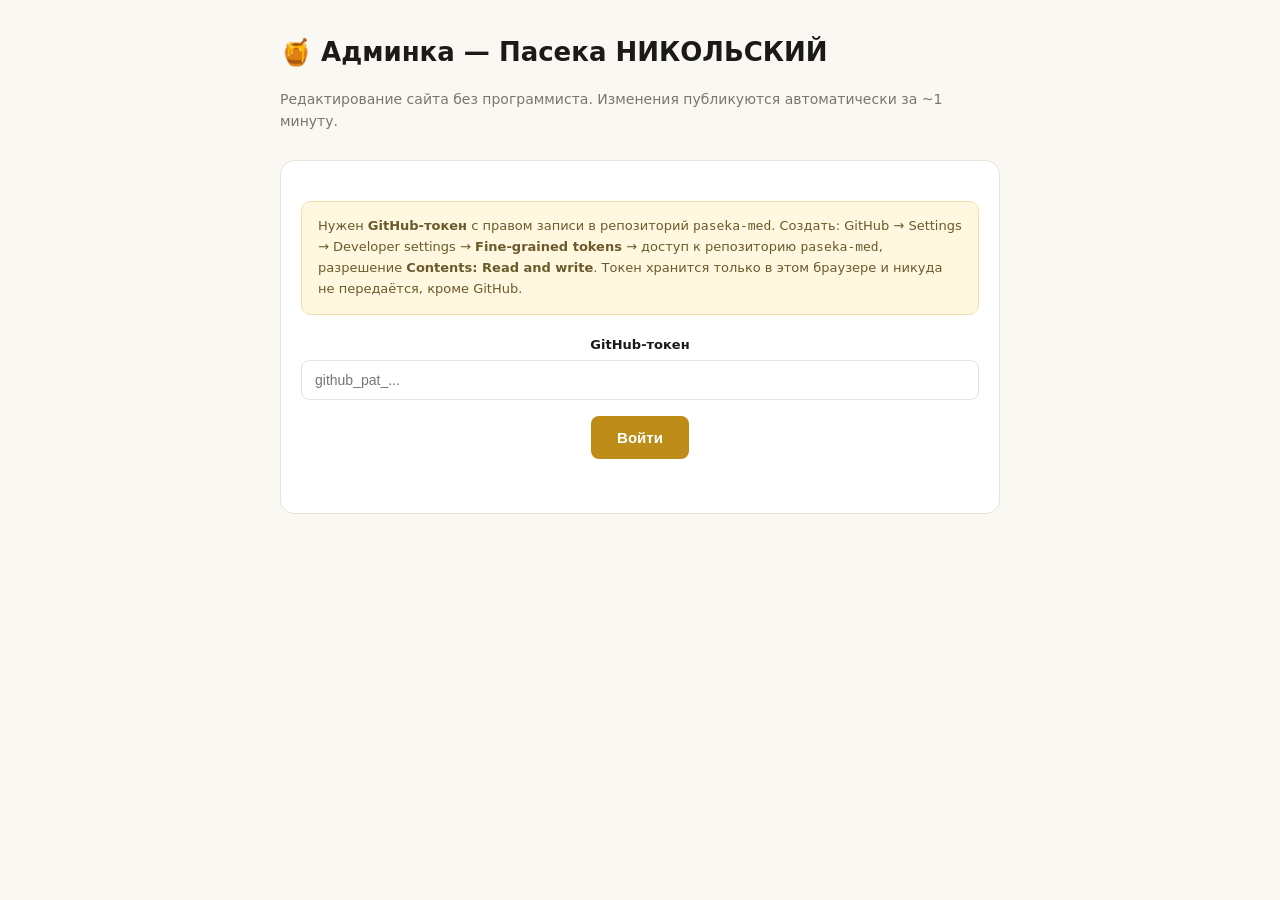
<file: admin.html>
<!DOCTYPE html>
<html lang="ru">
<head>
  <meta charset="UTF-8" />
  <meta name="viewport" content="width=device-width, initial-scale=1.0" />
  <meta name="robots" content="noindex, nofollow" />
  <title>Админка — Пасека НИКОЛЬСКИЙ</title>
  <link rel="icon" type="image/svg+xml" href="favicon.svg" />
  <style>
    :root { --gold:#BE8C18; --ink:#1B1A17; --line:#E8E4DA; --bg:#FAF8F3; }
    * { box-sizing:border-box; }
    body { font-family:'Segoe UI',system-ui,sans-serif; margin:0; background:var(--bg); color:var(--ink); line-height:1.6; }
    .wrap { max-width:760px; margin:0 auto; padding:32px 20px 80px; }
    h1 { font-size:26px; margin:0 0 4px; }
    .sub { color:#7a766e; font-size:14px; margin-bottom:28px; }
    .card { background:#fff; border:1px solid var(--line); border-radius:14px; padding:24px; margin-bottom:20px; }
    .card h2 { font-size:17px; margin:0 0 16px; }
    label { display:block; font-size:13px; font-weight:600; margin:14px 0 5px; }
    .hint { font-weight:400; color:#9a9488; font-size:12px; }
    input { width:100%; padding:11px 13px; border:1.5px solid var(--line); border-radius:8px; font-size:14px; outline:none; }
    input:focus { border-color:var(--gold); }
    .row { display:grid; grid-template-columns:1fr 1fr; gap:14px; }
    .prices { display:grid; grid-template-columns:1fr 1fr 1fr; gap:14px; }
    .btn { display:inline-flex; align-items:center; justify-content:center; gap:8px; background:var(--gold); color:#fff; border:none; border-radius:8px; padding:13px 26px; font-size:15px; font-weight:600; cursor:pointer; }
    .btn:hover { background:#a2760f; }
    .btn--ghost { background:#fff; color:var(--ink); border:1.5px solid var(--ink); }
    .bar { position:sticky; bottom:0; background:rgba(250,248,243,.95); backdrop-filter:blur(8px); padding:16px 0; margin-top:8px; display:flex; gap:12px; align-items:center; }
    .status { font-size:14px; }
    .status.ok { color:#1a8a3c; } .status.err { color:#c0392b; }
    .gate { text-align:center; padding:40px 20px; }
    .note { background:#FFF7E0; border:1px solid #F0E0A8; border-radius:10px; padding:14px 16px; font-size:13px; color:#6b5a2a; margin-bottom:20px; }
    .prices label { margin-top:0; }
    a { color:var(--gold); }
    .small { font-size:12px; color:#9a9488; }
  </style>
</head>
<body>
<div class="wrap">
  <h1>🍯 Админка — Пасека НИКОЛЬСКИЙ</h1>
  <p class="sub">Редактирование сайта без программиста. Изменения публикуются автоматически за ~1 минуту.</p>

  <!-- Экран входа -->
  <div id="gate" class="card gate">
    <div class="note" style="text-align:left">
      Нужен <b>GitHub-токен</b> с правом записи в репозиторий <code>paseka-med</code>.
      Создать: GitHub → Settings → Developer settings → <b>Fine-grained tokens</b> →
      доступ к репозиторию <code>paseka-med</code>, разрешение <b>Contents: Read and write</b>.
      Токен хранится только в этом браузере и никуда не передаётся, кроме GitHub.
    </div>
    <label for="token">GitHub-токен</label>
    <input type="password" id="token" placeholder="github_pat_..." />
    <div style="margin-top:16px"><button class="btn" id="loginBtn">Войти</button></div>
    <p class="small" id="gateStatus" style="margin-top:14px"></p>
  </div>

  <!-- Форма -->
  <div id="panel" style="display:none">
    <div class="card">
      <h2>📊 Счётчики рекламы и аналитики</h2>
      <label>Яндекс.Метрика <span class="hint">— номер счётчика, напр. 98765432</span></label>
      <input id="metrika" placeholder="номер счётчика" />
      <label>Google Analytics <span class="hint">— Measurement ID, напр. G-XXXXXXX</span></label>
      <input id="ga" placeholder="G-..." />
      <label>VK Ads пиксель <span class="hint">— ID пикселя VK Реклама</span></label>
      <input id="vk" placeholder="ID пикселя" />
    </div>

    <div class="card">
      <h2>🔑 Ключевые слова (SEO)</h2>
      <label>Главная страница</label>
      <input id="kwIndex" placeholder="мёд купить, доставка мёда, ..." />
      <label>Страница аренды улья</label>
      <input id="kwArenda" placeholder="аренда улья, пчелошеринг, ..." />
    </div>

    <div class="card">
      <h2>📞 Телефон</h2>
      <div class="row">
        <div><label>Как показывать</label><input id="phone" placeholder="+7 (906) 816-11-72" /></div>
        <div><label>Только цифры <span class="hint">(для ссылок)</span></label><input id="phoneRaw" placeholder="79068161172" /></div>
      </div>
    </div>

    <div class="card">
      <h2>💰 Цены (за банку 500 г, ₽)</h2>
      <div class="prices">
        <div><label>Цветочный</label><input id="p_flower" type="number" /></div>
        <div><label>Разнотравье</label><input id="p_raznotravie" type="number" /></div>
        <div><label>Гречишный</label><input id="p_grechishny" type="number" /></div>
        <div><label>Липовый</label><input id="p_lipovy" type="number" /></div>
        <div><label>Подсолнечный</label><input id="p_podsolnechny" type="number" /></div>
        <div><label>Акациевый</label><input id="p_acacia" type="number" /></div>
      </div>
      <p class="small" style="margin-top:12px">Цена за кг и кнопка «В корзину» пересчитаются автоматически.</p>
    </div>

    <div class="bar">
      <button class="btn" id="saveBtn">Сохранить и опубликовать</button>
      <button class="btn btn--ghost" id="logoutBtn">Выйти</button>
      <span class="status" id="status"></span>
    </div>
    <p class="small">После сохранения сайт обновится за ~1 минуту. Открыть: <a href="index.html" target="_blank">главная</a>.</p>
  </div>
</div>

<script>
  const REPO = 'aleksanrmol4-a11y/paseka-med';
  const PATH = 'content.json';
  const API = 'https://api.github.com/repos/' + REPO + '/contents/' + PATH;
  let sha = null;

  const $ = id => document.getElementById(id);
  const tokenKey = 'nikolsky_admin_token';
  const b64encode = s => btoa(unescape(encodeURIComponent(s)));
  const b64decode = s => decodeURIComponent(escape(atob(s)));

  function headers() {
    return { 'Authorization': 'Bearer ' + localStorage.getItem(tokenKey), 'Accept': 'application/vnd.github+json' };
  }

  async function load() {
    const r = await fetch(API + '?ref=main&_=' + Date.now(), { headers: headers() });
    if (r.status === 401) throw new Error('Неверный токен');
    if (r.status === 404) { sha = null; return {}; }
    if (!r.ok) throw new Error('Ошибка GitHub: ' + r.status);
    const j = await r.json();
    sha = j.sha;
    return JSON.parse(b64decode(j.content));
  }

  function fill(c) {
    c = c || {}; const ct = c.counters || {}, kw = c.keywords || {}, pr = c.prices || {};
    $('metrika').value = ct.metrika || ''; $('ga').value = ct.ga || ''; $('vk').value = ct.vk || '';
    $('kwIndex').value = kw.index || ''; $('kwArenda').value = kw.arenda || '';
    $('phone').value = c.phone || ''; $('phoneRaw').value = c.phoneRaw || '';
    ['flower','raznotravie','grechishny','lipovy','podsolnechny','acacia'].forEach(k => { $('p_' + k).value = pr[k] || ''; });
  }

  function collect() {
    const num = id => { const v = parseInt($(id).value, 10); return isNaN(v) ? 0 : v; };
    return {
      counters: { metrika: $('metrika').value.trim(), ga: $('ga').value.trim(), vk: $('vk').value.trim() },
      keywords: { index: $('kwIndex').value.trim(), arenda: $('kwArenda').value.trim() },
      phone: $('phone').value.trim(),
      phoneRaw: $('phoneRaw').value.replace(/\D/g, ''),
      prices: {
        flower: num('p_flower'), raznotravie: num('p_raznotravie'), grechishny: num('p_grechishny'),
        lipovy: num('p_lipovy'), podsolnechny: num('p_podsolnechny'), acacia: num('p_acacia')
      }
    };
  }

  async function save() {
    const status = $('status'); status.className = 'status'; status.textContent = 'Сохраняю…';
    try {
      const content = b64encode(JSON.stringify(collect(), null, 2) + '\n');
      const body = { message: 'Обновление контента через админку', content: content, branch: 'main' };
      if (sha) body.sha = sha;
      const r = await fetch(API, { method: 'PUT', headers: headers(), body: JSON.stringify(body) });
      if (!r.ok) { const e = await r.json().catch(() => ({})); throw new Error(e.message || ('Ошибка ' + r.status)); }
      const j = await r.json(); sha = j.content.sha;
      status.className = 'status ok'; status.textContent = '✓ Сохранено! Сайт обновится за ~1 минуту.';
    } catch (e) {
      status.className = 'status err'; status.textContent = '✗ ' + e.message;
    }
  }

  async function enter() {
    $('gateStatus').textContent = 'Проверяю токен…';
    try {
      const c = await load();
      fill(c);
      $('gate').style.display = 'none';
      $('panel').style.display = 'block';
    } catch (e) {
      $('gateStatus').textContent = e.message;
      localStorage.removeItem(tokenKey);
    }
  }

  $('loginBtn').addEventListener('click', () => {
    const t = $('token').value.trim();
    if (!t) { $('gateStatus').textContent = 'Введите токен'; return; }
    localStorage.setItem(tokenKey, t);
    enter();
  });
  $('saveBtn').addEventListener('click', save);
  $('logoutBtn').addEventListener('click', () => { localStorage.removeItem(tokenKey); location.reload(); });

  if (localStorage.getItem(tokenKey)) enter();
</script>
</body>
</html>
</file>
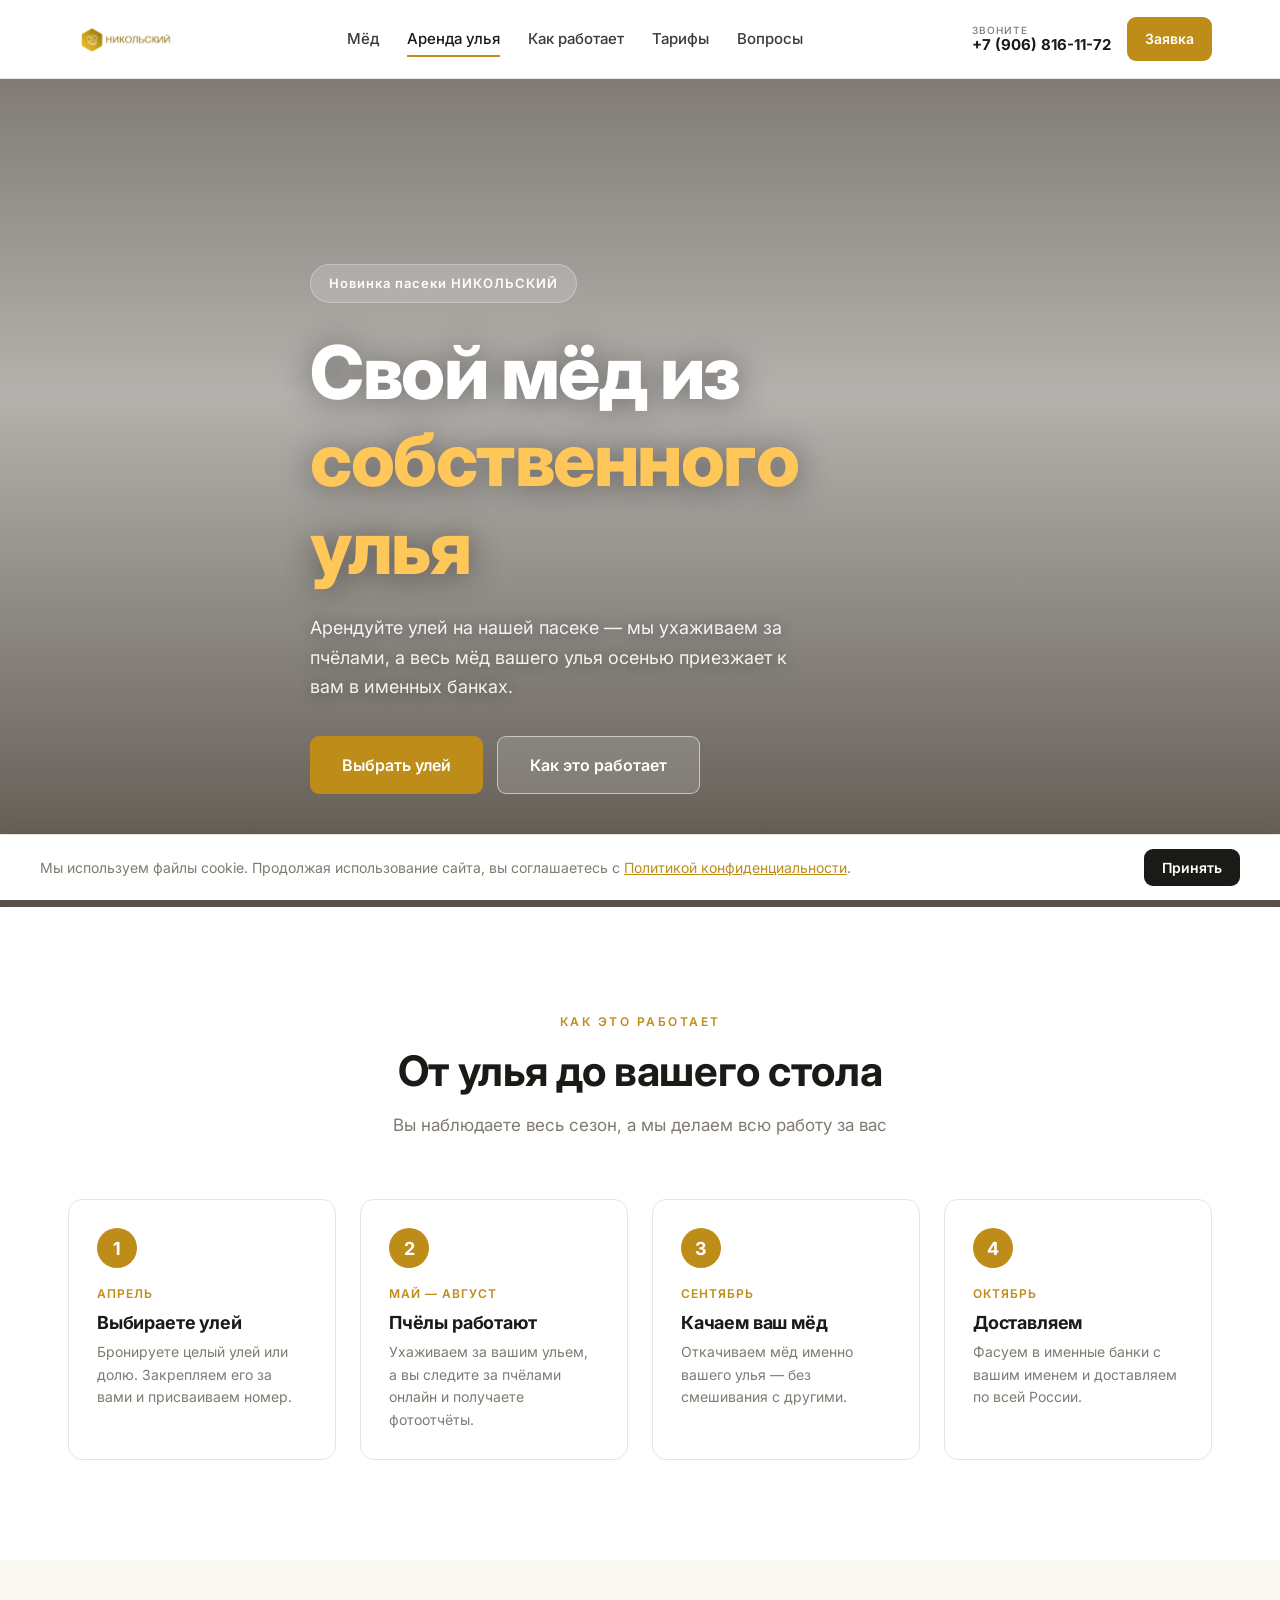
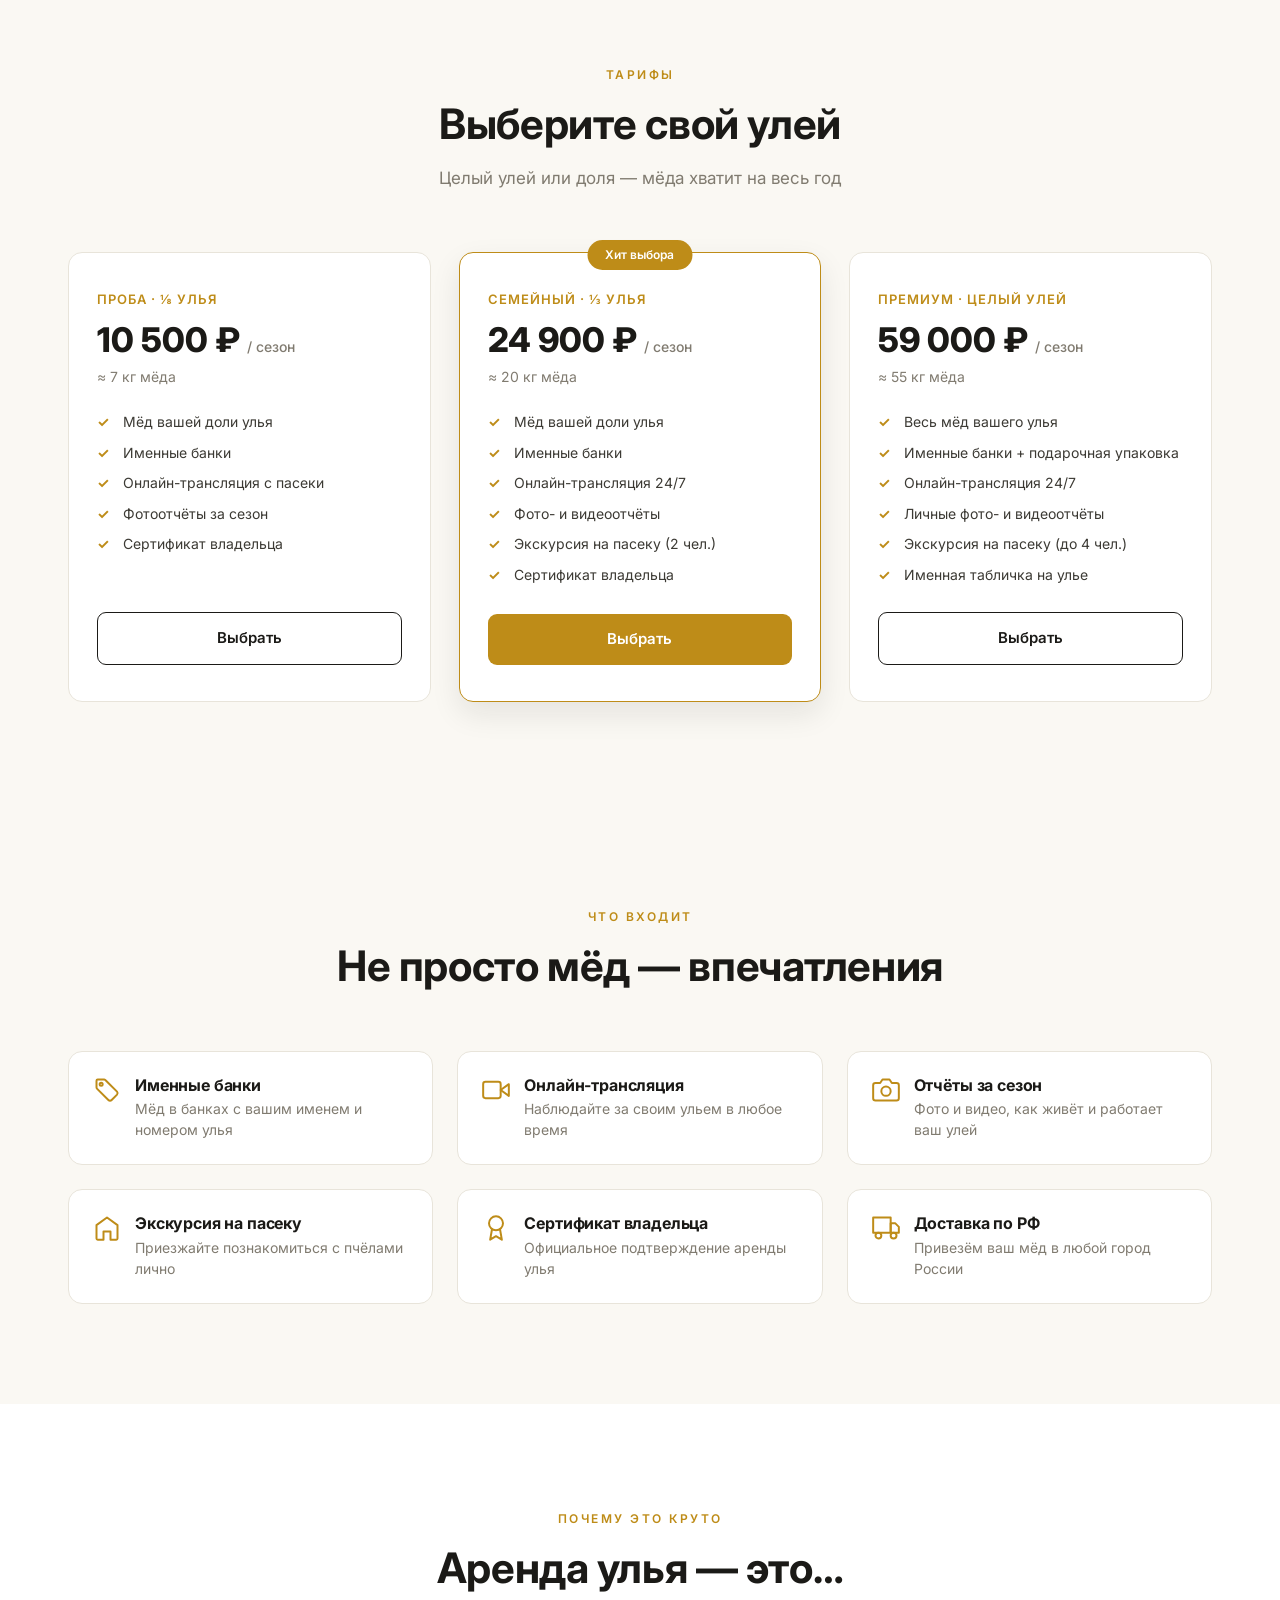
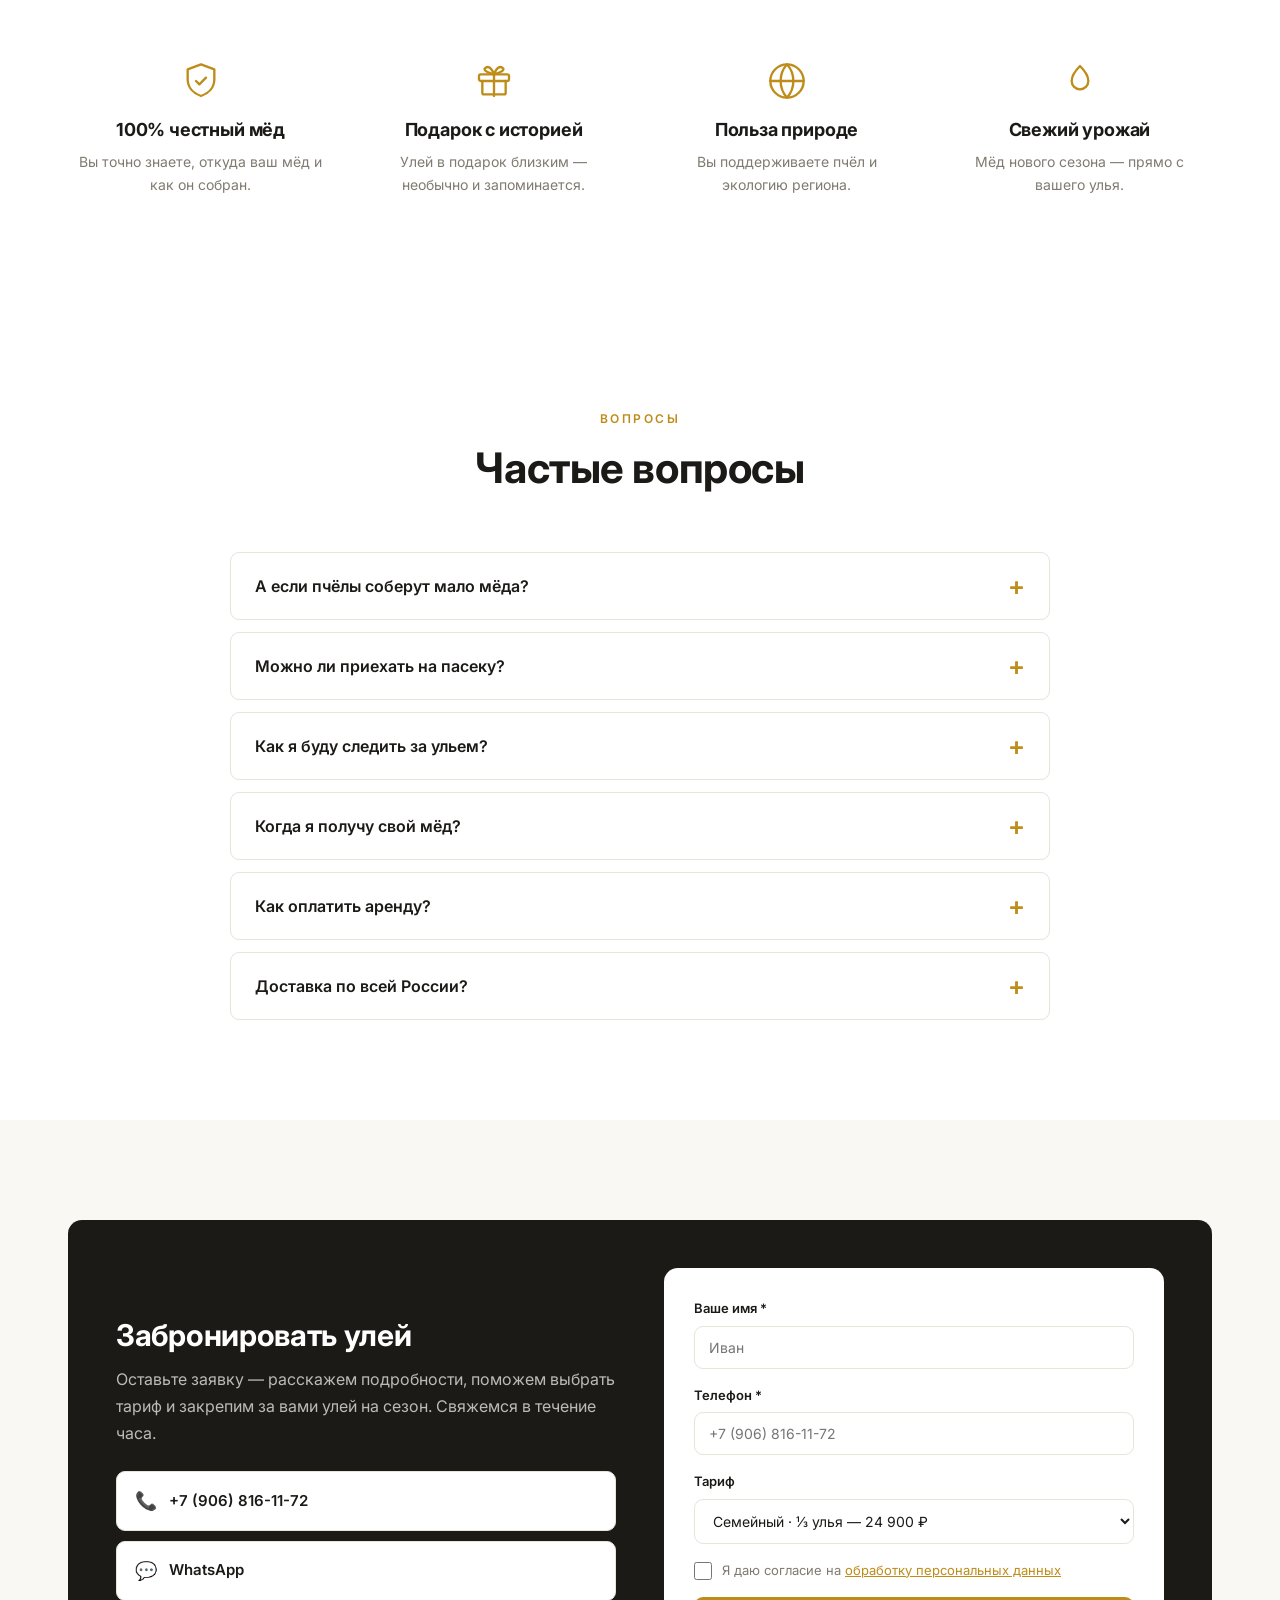
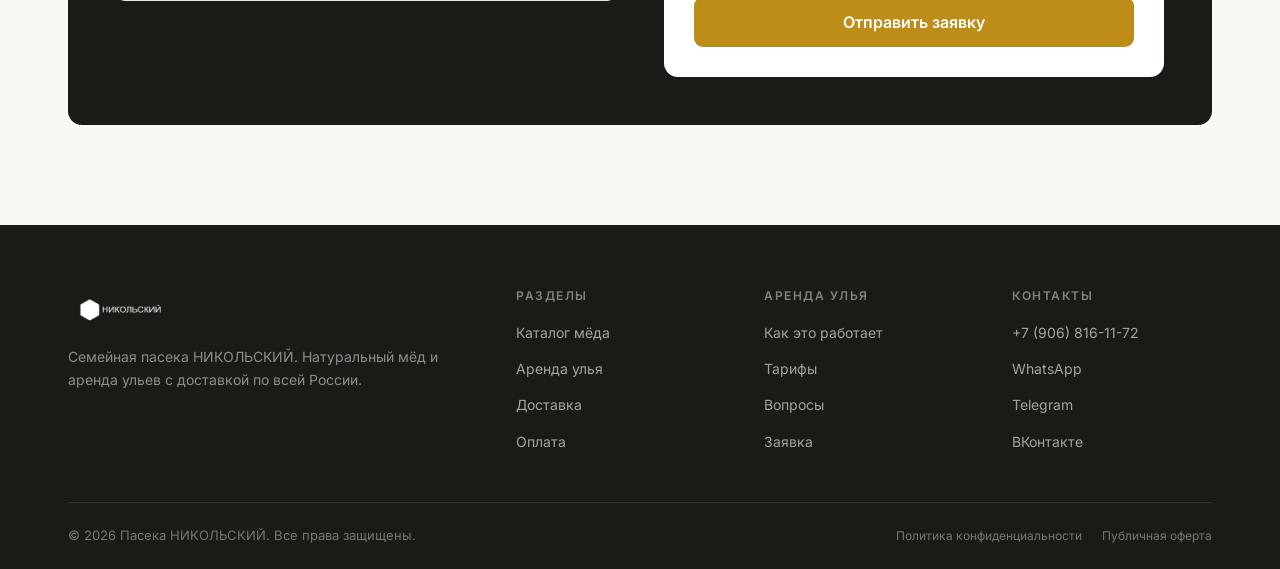
<file: arenda.html>
<!DOCTYPE html>
<html lang="ru">
<head>
  <meta charset="UTF-8" />
  <meta name="viewport" content="width=device-width, initial-scale=1.0" />
  <title>Аренда улья — свой мёд из собственного улья | Пасека НИКОЛЬСКИЙ</title>
  <meta name="description" content="Арендуйте улей на пасеке НИКОЛЬСКИЙ и получите весь мёд своего улья в именных банках. Онлайн-трансляция, экскурсия, сертификат владельца. Тарифы от 10 500 ₽ за сезон." />
  <meta name="keywords" content="аренда улья, пчелошеринг, свой мёд, улей в аренду, именные банки мёда, пасека НИКОЛЬСКИЙ" />
  <meta name="author" content="Пасека НИКОЛЬСКИЙ" />
  <meta name="robots" content="index, follow" />
  <meta name="theme-color" content="#B8860B" />
  <link rel="canonical" href="https://nikolskymed.ru/arenda.html" />

  <!-- Favicon -->
  <link rel="icon" type="image/svg+xml" href="favicon.svg" />
  <link rel="icon" type="image/png" href="images/logo.png" />
  <link rel="apple-touch-icon" href="images/logo.png" />

  <!-- Open Graph -->
  <meta property="og:type" content="website" />
  <meta property="og:site_name" content="Пасека НИКОЛЬСКИЙ" />
  <meta property="og:title" content="Аренда улья — свой мёд из собственного улья | НИКОЛЬСКИЙ" />
  <meta property="og:description" content="Арендуйте улей и получите весь свой мёд в именных банках. Онлайн-трансляция, экскурсия, сертификат. Тарифы от 10 500 ₽." />
  <meta property="og:url" content="https://nikolskymed.ru/arenda.html" />
  <meta property="og:locale" content="ru_RU" />
  <meta property="og:image" content="https://images.pexels.com/photos/17543926/pexels-photo-17543926.jpeg?auto=compress&cs=tinysrgb&w=1200&h=630&fit=crop" />
  <meta property="og:image:width" content="1200" />
  <meta property="og:image:height" content="630" />

  <!-- Twitter -->
  <meta name="twitter:card" content="summary_large_image" />
  <meta name="twitter:title" content="Аренда улья — свой мёд из собственного улья | НИКОЛЬСКИЙ" />
  <meta name="twitter:description" content="Весь мёд вашего улья в именных банках. Онлайн-трансляция и экскурсия." />
  <meta name="twitter:image" content="https://images.pexels.com/photos/17543926/pexels-photo-17543926.jpeg?auto=compress&cs=tinysrgb&w=1200&h=630&fit=crop" />

  <link rel="preconnect" href="https://fonts.googleapis.com" />
  <link rel="preconnect" href="https://fonts.gstatic.com" crossorigin />
  <link href="https://fonts.googleapis.com/css2?family=Montserrat:wght@500;600;700;800;900&family=Inter:wght@400;500;600&display=swap" rel="stylesheet" />
  <link rel="stylesheet" href="style.css" />
</head>
<body>

  <!-- COOKIE BANNER -->
  <div class="cookie-bar" id="cookieBar">
    <div class="cookie-bar__inner">
      <span>Мы используем файлы cookie. Продолжая использование сайта, вы соглашаетесь с <a href="privacy.html">Политикой конфиденциальности</a>.</span>
      <button class="btn btn--dark btn--sm" id="cookieAccept">Принять</button>
    </div>
  </div>

  <!-- HEADER -->
  <header class="header" id="header">
    <div class="container header__inner">
      <a href="index.html" class="logo">
        <img src="images/logo.png" alt="Пасека НИКОЛЬСКИЙ" class="logo__img" />
      </a>
      <nav class="nav" id="nav">
        <a href="index.html#products">Мёд</a>
        <a href="arenda.html" class="active">Аренда улья</a>
        <a href="#how">Как работает</a>
        <a href="#tariffs">Тарифы</a>
        <a href="#faq">Вопросы</a>
      </nav>
      <div class="header__actions">
        <a href="tel:+79068161172" class="header__phone">
          <span class="header__phone-label">Звоните</span>
          +7 (906) 816-11-72
        </a>
        <a href="#rent" class="btn btn--gold btn--sm">Заявка</a>
        <button class="burger" id="burger" aria-label="Открыть меню"><span></span><span></span><span></span></button>
      </div>
    </div>
  </header>

  <!-- HERO -->
  <section class="hero" id="top">
    <video class="hero__video" autoplay muted loop playsinline preload="auto"
           poster="https://images.pexels.com/photos/17543926/pexels-photo-17543926.jpeg?auto=compress&cs=tinysrgb&w=1600">
      <source src="https://videos.pexels.com/video-files/18358802/18358802-hd_1920_1080_30fps.mp4" type="video/mp4">
    </video>
    <div class="hero__overlay" aria-hidden="true"></div>
    <div class="container">
      <div class="hero__content">
        <span class="hero__eyebrow">Новинка пасеки НИКОЛЬСКИЙ</span>
        <h1 class="hero__title">Свой мёд из<br><span>собственного улья</span></h1>
        <p class="hero__sub">Арендуйте улей на нашей пасеке — мы ухаживаем за пчёлами, а весь мёд вашего улья осенью приезжает к вам в именных банках.</p>
        <div class="hero__cta">
          <a href="#tariffs" class="btn btn--gold btn--lg">Выбрать улей</a>
          <a href="#how" class="btn btn--glass btn--lg">Как это работает</a>
        </div>
      </div>
    </div>
  </section>

  <!-- КАК ЭТО РАБОТАЕТ -->
  <section class="recipe" id="how" style="background:var(--bg)">
    <div class="container">
      <div class="section-head">
        <span class="section-tag">Как это работает</span>
        <h2 class="section-title">От улья до вашего стола</h2>
        <p class="section-sub">Вы наблюдаете весь сезон, а мы делаем всю работу за вас</p>
      </div>
      <div class="steps">
        <div class="step fade-in">
          <div class="step__num">1</div>
          <span class="step__month">Апрель</span>
          <h3>Выбираете улей</h3>
          <p>Бронируете целый улей или долю. Закрепляем его за вами и присваиваем номер.</p>
        </div>
        <div class="step fade-in">
          <div class="step__num">2</div>
          <span class="step__month">Май — Август</span>
          <h3>Пчёлы работают</h3>
          <p>Ухаживаем за вашим ульем, а вы следите за пчёлами онлайн и получаете фотоотчёты.</p>
        </div>
        <div class="step fade-in">
          <div class="step__num">3</div>
          <span class="step__month">Сентябрь</span>
          <h3>Качаем ваш мёд</h3>
          <p>Откачиваем мёд именно вашего улья — без смешивания с другими.</p>
        </div>
        <div class="step fade-in">
          <div class="step__num">4</div>
          <span class="step__month">Октябрь</span>
          <h3>Доставляем</h3>
          <p>Фасуем в именные банки с вашим именем и доставляем по всей России.</p>
        </div>
      </div>
    </div>
  </section>

  <!-- ТАРИФЫ -->
  <section class="products" id="tariffs">
    <div class="container">
      <div class="section-head">
        <span class="section-tag">Тарифы</span>
        <h2 class="section-title">Выберите свой улей</h2>
        <p class="section-sub">Целый улей или доля — мёда хватит на весь год</p>
      </div>
      <div class="tariffs">
        <div class="tariff fade-in">
          <div class="tariff__name">Проба · ⅛ улья</div>
          <div class="tariff__price">10 500 ₽ <small>/ сезон</small></div>
          <div class="tariff__yield">≈ 7 кг мёда</div>
          <ul class="tariff__list">
            <li>Мёд вашей доли улья</li>
            <li>Именные банки</li>
            <li>Онлайн-трансляция с пасеки</li>
            <li>Фотоотчёты за сезон</li>
            <li>Сертификат владельца</li>
          </ul>
          <a href="#rent" class="btn btn--line btn--full">Выбрать</a>
        </div>

        <div class="tariff tariff--featured fade-in">
          <div class="tariff__badge">Хит выбора</div>
          <div class="tariff__name">Семейный · ⅓ улья</div>
          <div class="tariff__price">24 900 ₽ <small>/ сезон</small></div>
          <div class="tariff__yield">≈ 20 кг мёда</div>
          <ul class="tariff__list">
            <li>Мёд вашей доли улья</li>
            <li>Именные банки</li>
            <li>Онлайн-трансляция 24/7</li>
            <li>Фото- и видеоотчёты</li>
            <li>Экскурсия на пасеку (2 чел.)</li>
            <li>Сертификат владельца</li>
          </ul>
          <a href="#rent" class="btn btn--gold btn--full">Выбрать</a>
        </div>

        <div class="tariff fade-in">
          <div class="tariff__name">Премиум · целый улей</div>
          <div class="tariff__price">59 000 ₽ <small>/ сезон</small></div>
          <div class="tariff__yield">≈ 55 кг мёда</div>
          <ul class="tariff__list">
            <li>Весь мёд вашего улья</li>
            <li>Именные банки + подарочная упаковка</li>
            <li>Онлайн-трансляция 24/7</li>
            <li>Личные фото- и видеоотчёты</li>
            <li>Экскурсия на пасеку (до 4 чел.)</li>
            <li>Именная табличка на улье</li>
          </ul>
          <a href="#rent" class="btn btn--line btn--full">Выбрать</a>
        </div>
      </div>
    </div>
  </section>

  <!-- ЧТО ВХОДИТ -->
  <section class="payment" id="included">
    <div class="container">
      <div class="section-head">
        <span class="section-tag">Что входит</span>
        <h2 class="section-title">Не просто мёд — впечатления</h2>
      </div>
      <div class="incl">
        <div class="incl-item fade-in"><span class="icon"><svg viewBox="0 0 24 24" fill="none" stroke="currentColor" stroke-width="1.7" stroke-linecap="round" stroke-linejoin="round"><path d="M20.59 13.41 11 3.83A2 2 0 0 0 9.59 3H4a1 1 0 0 0-1 1v5.59A2 2 0 0 0 3.59 11l9.58 9.58a2 2 0 0 0 2.83 0l4.59-4.59a2 2 0 0 0 0-2.58z"/><circle cx="7" cy="7" r="1.3"/></svg></span><div><h4>Именные банки</h4><p>Мёд в банках с вашим именем и номером улья</p></div></div>
        <div class="incl-item fade-in"><span class="icon"><svg viewBox="0 0 24 24" fill="none" stroke="currentColor" stroke-width="1.7" stroke-linecap="round" stroke-linejoin="round"><polygon points="23 7 16 12 23 17 23 7"/><rect x="1" y="5" width="15" height="14" rx="2"/></svg></span><div><h4>Онлайн-трансляция</h4><p>Наблюдайте за своим ульем в любое время</p></div></div>
        <div class="incl-item fade-in"><span class="icon"><svg viewBox="0 0 24 24" fill="none" stroke="currentColor" stroke-width="1.7" stroke-linecap="round" stroke-linejoin="round"><path d="M23 19a2 2 0 0 1-2 2H3a2 2 0 0 1-2-2V8a2 2 0 0 1 2-2h4l2-3h6l2 3h4a2 2 0 0 1 2 2z"/><circle cx="12" cy="13" r="4"/></svg></span><div><h4>Отчёты за сезон</h4><p>Фото и видео, как живёт и работает ваш улей</p></div></div>
        <div class="incl-item fade-in"><span class="icon"><svg viewBox="0 0 24 24" fill="none" stroke="currentColor" stroke-width="1.7" stroke-linecap="round" stroke-linejoin="round"><path d="M3 9.5 12 3l9 6.5V21a1 1 0 0 1-1 1h-5v-7H9v7H4a1 1 0 0 1-1-1z"/></svg></span><div><h4>Экскурсия на пасеку</h4><p>Приезжайте познакомиться с пчёлами лично</p></div></div>
        <div class="incl-item fade-in"><span class="icon"><svg viewBox="0 0 24 24" fill="none" stroke="currentColor" stroke-width="1.7" stroke-linecap="round" stroke-linejoin="round"><circle cx="12" cy="8" r="6"/><path d="M8.5 13.5 7 22l5-3 5 3-1.5-8.5"/></svg></span><div><h4>Сертификат владельца</h4><p>Официальное подтверждение аренды улья</p></div></div>
        <div class="incl-item fade-in"><span class="icon"><svg viewBox="0 0 24 24" fill="none" stroke="currentColor" stroke-width="1.7" stroke-linecap="round" stroke-linejoin="round"><rect x="1" y="3" width="15" height="13"/><polygon points="16 8 20 8 23 11 23 16 16 16 16 8"/><circle cx="5.5" cy="18.5" r="2.5"/><circle cx="18.5" cy="18.5" r="2.5"/></svg></span><div><h4>Доставка по РФ</h4><p>Привезём ваш мёд в любой город России</p></div></div>
      </div>
    </div>
  </section>

  <!-- ПОЧЕМУ -->
  <section class="benefits" id="why">
    <div class="container">
      <div class="section-head">
        <span class="section-tag section-tag--light">Почему это круто</span>
        <h2 class="section-title section-title--light">Аренда улья — это…</h2>
      </div>
      <div class="benefits__grid">
        <div class="benefit fade-in"><span class="benefit__icon icon"><svg viewBox="0 0 24 24" fill="none" stroke="currentColor" stroke-width="1.4" stroke-linecap="round" stroke-linejoin="round"><path d="M12 2 4 5v6c0 5 3.5 8.5 8 10 4.5-1.5 8-5 8-10V5l-8-3z"/><polyline points="9 12 11 14 15 10"/></svg></span><h3>100% честный мёд</h3><p>Вы точно знаете, откуда ваш мёд и как он собран.</p></div>
        <div class="benefit fade-in"><span class="benefit__icon icon"><svg viewBox="0 0 24 24" fill="none" stroke="currentColor" stroke-width="1.4" stroke-linecap="round" stroke-linejoin="round"><rect x="3" y="8" width="18" height="4" rx="1"/><path d="M12 8v13M5 12v7a1 1 0 0 0 1 1h12a1 1 0 0 0 1-1v-7"/><path d="M12 8S10 2 7 4s5 4 5 4zM12 8s2-6 5-4-5 4-5 4z"/></svg></span><h3>Подарок с историей</h3><p>Улей в подарок близким — необычно и запоминается.</p></div>
        <div class="benefit fade-in"><span class="benefit__icon icon"><svg viewBox="0 0 24 24" fill="none" stroke="currentColor" stroke-width="1.4" stroke-linecap="round" stroke-linejoin="round"><circle cx="12" cy="12" r="10"/><line x1="2" y1="12" x2="22" y2="12"/><path d="M12 2a15 15 0 0 1 0 20 15 15 0 0 1 0-20z"/></svg></span><h3>Польза природе</h3><p>Вы поддерживаете пчёл и экологию региона.</p></div>
        <div class="benefit fade-in"><span class="benefit__icon icon"><svg viewBox="0 0 24 24" fill="none" stroke="currentColor" stroke-width="1.4" stroke-linecap="round" stroke-linejoin="round"><path d="M12 3c3 3 5 6 5 9a5 5 0 0 1-10 0c0-3 2-6 5-9z"/></svg></span><h3>Свежий урожай</h3><p>Мёд нового сезона — прямо с вашего улья.</p></div>
      </div>
    </div>
  </section>

  <!-- FAQ -->
  <section class="reviews" id="faq" style="background:var(--bg)">
    <div class="container">
      <div class="section-head">
        <span class="section-tag">Вопросы</span>
        <h2 class="section-title">Частые вопросы</h2>
      </div>
      <div class="faq">
        <div class="faq-item"><button class="faq-q" type="button">А если пчёлы соберут мало мёда?<span></span></button><div class="faq-a"><p>Мы гарантируем минимальный объём мёда по вашему тарифу. Если сезон выдался слабым — компенсируем мёдом с других ульев пасеки того же сорта.</p></div></div>
        <div class="faq-item"><button class="faq-q" type="button">Можно ли приехать на пасеку?<span></span></button><div class="faq-a"><p>Да! В тарифах «Семейный» и «Премиум» экскурсия уже включена. По тарифу «Проба» — можно организовать за отдельную плату.</p></div></div>
        <div class="faq-item"><button class="faq-q" type="button">Как я буду следить за ульем?<span></span></button><div class="faq-a"><p>Вы получите доступ к онлайн-трансляции с пасеки и будете получать фото- и видеоотчёты в течение всего сезона в WhatsApp или Telegram.</p></div></div>
        <div class="faq-item"><button class="faq-q" type="button">Когда я получу свой мёд?<span></span></button><div class="faq-a"><p>Откачка проходит в сентябре, доставка — в октябре. Мёд фасуется в именные банки с вашим именем и номером улья.</p></div></div>
        <div class="faq-item"><button class="faq-q" type="button">Как оплатить аренду?<span></span></button><div class="faq-a"><p>Картой, по СБП, через SberPay или ЮMoney. Возможна оплата частями — уточните у менеджера.</p></div></div>
        <div class="faq-item"><button class="faq-q" type="button">Доставка по всей России?<span></span></button><div class="faq-a"><p>Да, доставляем СДЭК, Яндекс Доставкой, DPD, Boxberry и Почтой России — в любой город страны.</p></div></div>
      </div>
    </div>
  </section>

  <!-- CTA / ЗАЯВКА -->
  <section class="order" id="rent">
    <div class="container">
      <div class="rent-cta">
        <div class="rent-cta__text">
          <h2>Забронировать улей</h2>
          <p>Оставьте заявку — расскажем подробности, поможем выбрать тариф и закрепим за вами улей на сезон. Свяжемся в течение часа.</p>
          <div class="order__contacts" style="margin-top:24px">
            <a href="tel:+79068161172" class="contact-link"><span>📞</span>+7 (906) 816-11-72</a>
            <a href="https://wa.me/79068161172" class="contact-link" target="_blank" rel="noopener"><span>💬</span>WhatsApp</a>
          </div>
        </div>
        <form class="rent-form" id="rentForm" novalidate>
          <div class="form-group">
            <label for="rname">Ваше имя *</label>
            <input type="text" id="rname" name="name" placeholder="Иван" required />
          </div>
          <div class="form-group">
            <label for="phone">Телефон *</label>
            <input type="tel" id="phone" name="phone" placeholder="+7 (906) 816-11-72" required />
          </div>
          <div class="form-group">
            <label for="rtariff">Тариф</label>
            <select id="rtariff" name="tariff">
              <option>Проба · ⅛ улья — 10 500 ₽</option>
              <option selected>Семейный · ⅓ улья — 24 900 ₽</option>
              <option>Премиум · целый улей — 59 000 ₽</option>
              <option>Пока не определился — нужна консультация</option>
            </select>
          </div>
          <label class="consent-label">
            <input type="checkbox" name="consent" required />
            <span>Я даю согласие на <a href="privacy.html" target="_blank">обработку персональных данных</a></span>
          </label>
          <button type="submit" class="btn btn--gold btn--full btn--lg">Отправить заявку</button>
        </form>
      </div>
    </div>
  </section>

  <!-- FOOTER -->
  <footer class="footer">
    <div class="container">
      <div class="footer__top">
        <div class="footer__col footer__col--brand">
          <a href="index.html" class="footer-logo"><img src="images/logo.png" alt="Пасека НИКОЛЬСКИЙ" class="footer-logo__img" /></a>
          <p>Семейная пасека НИКОЛЬСКИЙ. Натуральный мёд и аренда ульев с доставкой по всей России.</p>
        </div>
        <div class="footer__col">
          <h4>Разделы</h4>
          <ul>
            <li><a href="index.html#products">Каталог мёда</a></li>
            <li><a href="arenda.html">Аренда улья</a></li>
            <li><a href="index.html#delivery">Доставка</a></li>
            <li><a href="index.html#payment">Оплата</a></li>
          </ul>
        </div>
        <div class="footer__col">
          <h4>Аренда улья</h4>
          <ul>
            <li><a href="#how">Как это работает</a></li>
            <li><a href="#tariffs">Тарифы</a></li>
            <li><a href="#faq">Вопросы</a></li>
            <li><a href="#rent">Заявка</a></li>
          </ul>
        </div>
        <div class="footer__col">
          <h4>Контакты</h4>
          <ul>
            <li><a href="tel:+79068161172">+7 (906) 816-11-72</a></li>
            <li><a href="https://wa.me/79068161172" target="_blank" rel="noopener">WhatsApp</a></li>
            <li><a href="https://t.me/+79068161172" target="_blank" rel="noopener">Telegram</a></li>
            <li><a href="https://vk.com/write-79068161172" target="_blank" rel="noopener">ВКонтакте</a></li>
          </ul>
        </div>
      </div>
      <div class="footer__bottom">
        <p>© 2026 Пасека НИКОЛЬСКИЙ. Все права защищены.</p>
        <div class="footer__legal">
          <a href="privacy.html">Политика конфиденциальности</a>
          <a href="offer.html">Публичная оферта</a>
        </div>
      </div>
    </div>
  </footer>

  <div class="toast" id="toast"><span class="toast__icon">🐝</span><span>Заявка принята! Свяжемся в течение часа.</span></div>

  <script src="script.js"></script>
</body>
</html>
</file>
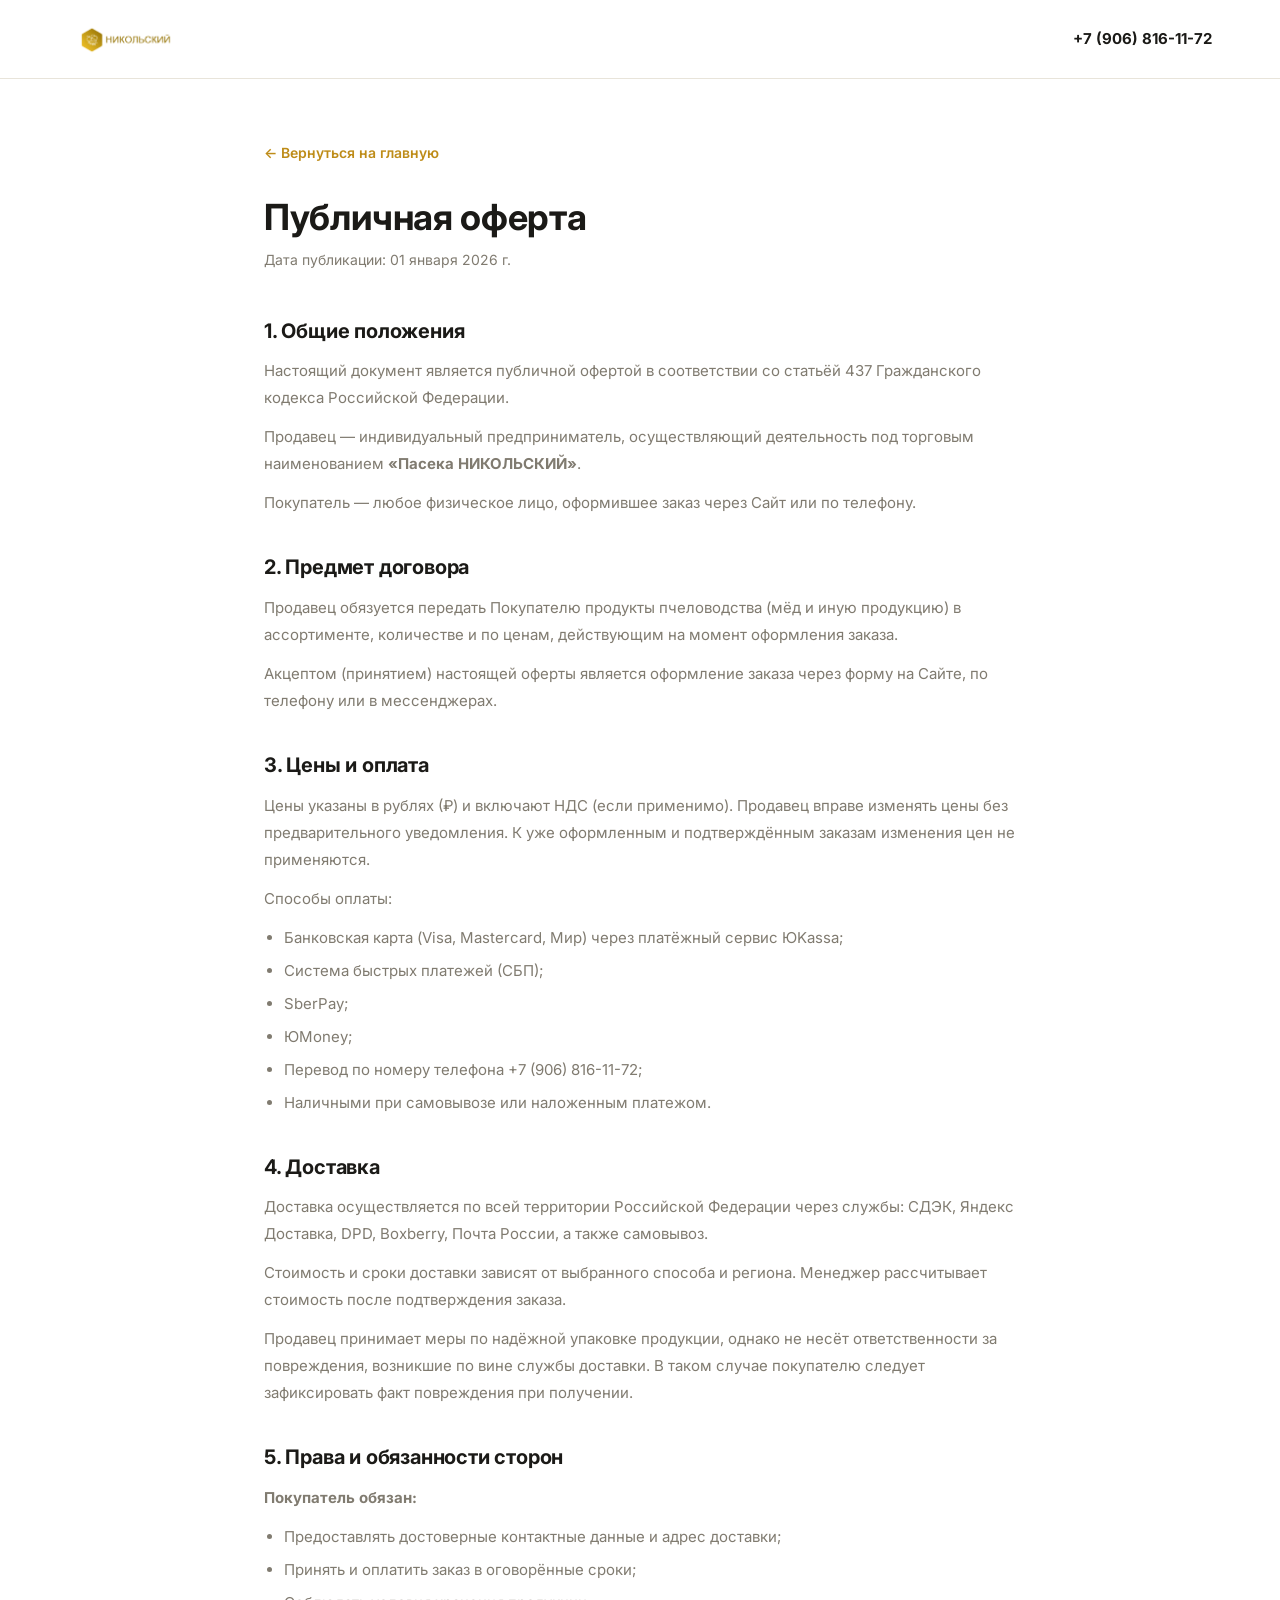
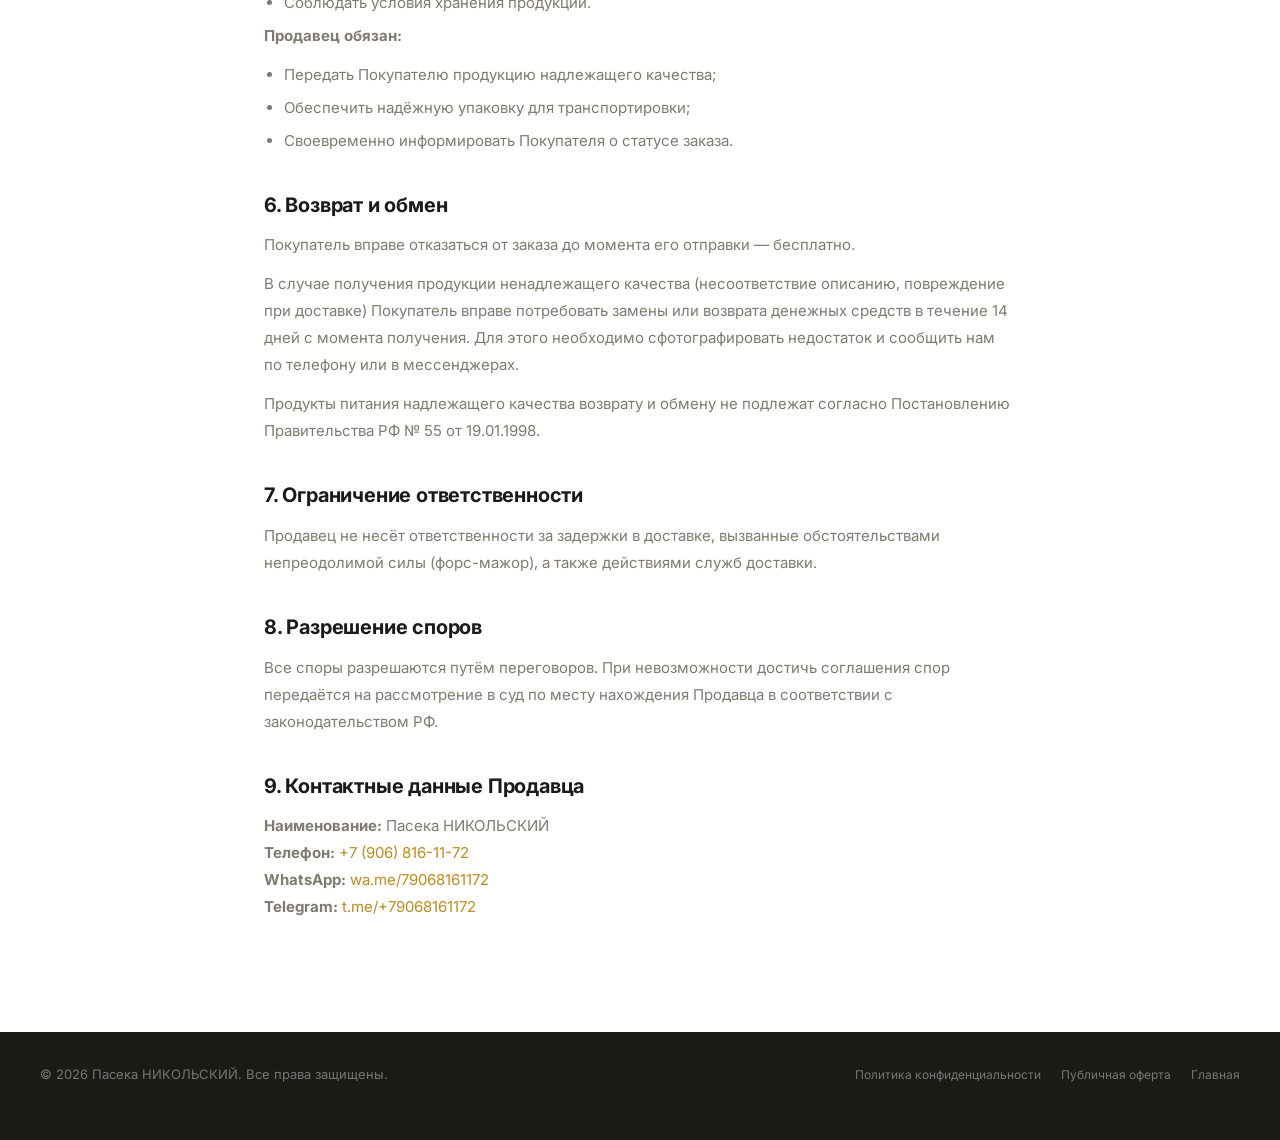
<file: offer.html>
<!DOCTYPE html>
<html lang="ru">
<head>
  <meta charset="UTF-8" />
  <meta name="viewport" content="width=device-width, initial-scale=1.0" />
  <title>Публичная оферта — Пасека НИКОЛЬСКИЙ</title>
  <meta name="description" content="Публичная оферта пасеки НИКОЛЬСКИЙ: условия продажи и доставки натурального мёда." />
  <link rel="canonical" href="https://nikolskymed.ru/offer.html" />
  <meta name="theme-color" content="#B8860B" />
  <link rel="icon" type="image/svg+xml" href="favicon.svg" />
  <link rel="icon" type="image/png" href="images/logo.png" />
  <link rel="apple-touch-icon" href="images/logo.png" />
  <link rel="preconnect" href="https://fonts.googleapis.com" />
  <link href="https://fonts.googleapis.com/css2?family=Playfair+Display:wght@400;700&family=Inter:wght@400;500;600&display=swap" rel="stylesheet" />
  <link rel="stylesheet" href="style.css" />
  <style>
    .legal-page { max-width: 800px; margin: 0 auto; padding: 60px 24px 100px; }
    .legal-page h1 { font-size: 36px; color: var(--brown); margin-bottom: 8px; }
    .legal-page .meta { font-size: 14px; color: var(--muted); margin-bottom: 48px; }
    .legal-page h2 { font-size: 20px; color: var(--brown); margin: 40px 0 14px; }
    .legal-page p, .legal-page li { font-size: 15px; color: var(--muted); line-height: 1.8; margin-bottom: 12px; }
    .legal-page ul { padding-left: 20px; list-style: disc; }
    .legal-page ul li { margin-bottom: 6px; }
    .legal-page a { color: var(--gold); }
    .back-btn { display: inline-flex; align-items: center; gap: 6px; font-size: 14px; color: var(--gold); font-weight: 600; margin-bottom: 32px; }
    .back-btn:hover { text-decoration: underline; }
  </style>
</head>
<body>
<header class="header">
  <div class="container header__inner">
    <a href="index.html" class="logo">
      <img src="images/logo.png" alt="Пасека НИКОЛЬСКИЙ" class="logo__img" />
    </a>
    <a href="tel:+79068161172" class="header__phone">+7 (906) 816-11-72</a>
  </div>
</header>

<main class="legal-page">
  <a href="index.html" class="back-btn">← Вернуться на главную</a>

  <h1>Публичная оферта</h1>
  <p class="meta">Дата публикации: 01 января 2026 г.</p>

  <h2>1. Общие положения</h2>
  <p>Настоящий документ является публичной офертой в соответствии со статьёй 437 Гражданского кодекса Российской Федерации.</p>
  <p>Продавец — индивидуальный предприниматель, осуществляющий деятельность под торговым наименованием <strong>«Пасека НИКОЛЬСКИЙ»</strong>.</p>
  <p>Покупатель — любое физическое лицо, оформившее заказ через Сайт или по телефону.</p>

  <h2>2. Предмет договора</h2>
  <p>Продавец обязуется передать Покупателю продукты пчеловодства (мёд и иную продукцию) в ассортименте, количестве и по ценам, действующим на момент оформления заказа.</p>
  <p>Акцептом (принятием) настоящей оферты является оформление заказа через форму на Сайте, по телефону или в мессенджерах.</p>

  <h2>3. Цены и оплата</h2>
  <p>Цены указаны в рублях (₽) и включают НДС (если применимо). Продавец вправе изменять цены без предварительного уведомления. К уже оформленным и подтверждённым заказам изменения цен не применяются.</p>
  <p>Способы оплаты:</p>
  <ul>
    <li>Банковская карта (Visa, Mastercard, Мир) через платёжный сервис ЮKassa;</li>
    <li>Система быстрых платежей (СБП);</li>
    <li>SberPay;</li>
    <li>ЮMoney;</li>
    <li>Перевод по номеру телефона +7 (906) 816-11-72;</li>
    <li>Наличными при самовывозе или наложенным платежом.</li>
  </ul>

  <h2>4. Доставка</h2>
  <p>Доставка осуществляется по всей территории Российской Федерации через службы: СДЭК, Яндекс Доставка, DPD, Boxberry, Почта России, а также самовывоз.</p>
  <p>Стоимость и сроки доставки зависят от выбранного способа и региона. Менеджер рассчитывает стоимость после подтверждения заказа.</p>
  <p>Продавец принимает меры по надёжной упаковке продукции, однако не несёт ответственности за повреждения, возникшие по вине службы доставки. В таком случае покупателю следует зафиксировать факт повреждения при получении.</p>

  <h2>5. Права и обязанности сторон</h2>
  <p><strong>Покупатель обязан:</strong></p>
  <ul>
    <li>Предоставлять достоверные контактные данные и адрес доставки;</li>
    <li>Принять и оплатить заказ в оговорённые сроки;</li>
    <li>Соблюдать условия хранения продукции.</li>
  </ul>
  <p><strong>Продавец обязан:</strong></p>
  <ul>
    <li>Передать Покупателю продукцию надлежащего качества;</li>
    <li>Обеспечить надёжную упаковку для транспортировки;</li>
    <li>Своевременно информировать Покупателя о статусе заказа.</li>
  </ul>

  <h2>6. Возврат и обмен</h2>
  <p>Покупатель вправе отказаться от заказа до момента его отправки — бесплатно.</p>
  <p>В случае получения продукции ненадлежащего качества (несоответствие описанию, повреждение при доставке) Покупатель вправе потребовать замены или возврата денежных средств в течение 14 дней с момента получения. Для этого необходимо сфотографировать недостаток и сообщить нам по телефону или в мессенджерах.</p>
  <p>Продукты питания надлежащего качества возврату и обмену не подлежат согласно Постановлению Правительства РФ № 55 от 19.01.1998.</p>

  <h2>7. Ограничение ответственности</h2>
  <p>Продавец не несёт ответственности за задержки в доставке, вызванные обстоятельствами непреодолимой силы (форс-мажор), а также действиями служб доставки.</p>

  <h2>8. Разрешение споров</h2>
  <p>Все споры разрешаются путём переговоров. При невозможности достичь соглашения спор передаётся на рассмотрение в суд по месту нахождения Продавца в соответствии с законодательством РФ.</p>

  <h2>9. Контактные данные Продавца</h2>
  <p>
    <strong>Наименование:</strong> Пасека НИКОЛЬСКИЙ<br>
    <strong>Телефон:</strong> <a href="tel:+79068161172">+7 (906) 816-11-72</a><br>
    <strong>WhatsApp:</strong> <a href="https://wa.me/79068161172" target="_blank">wa.me/79068161172</a><br>
    <strong>Telegram:</strong> <a href="https://t.me/+79068161172" target="_blank">t.me/+79068161172</a>
  </p>
</main>

<footer class="footer" style="padding:32px 0">
  <div class="container footer__bottom" style="border-top:none;padding-top:0">
    <p>© 2026 Пасека НИКОЛЬСКИЙ. Все права защищены.</p>
    <div class="footer__legal">
      <a href="privacy.html">Политика конфиденциальности</a>
      <a href="offer.html">Публичная оферта</a>
      <a href="index.html">Главная</a>
    </div>
  </div>
</footer>
</body>
</html>
</file>
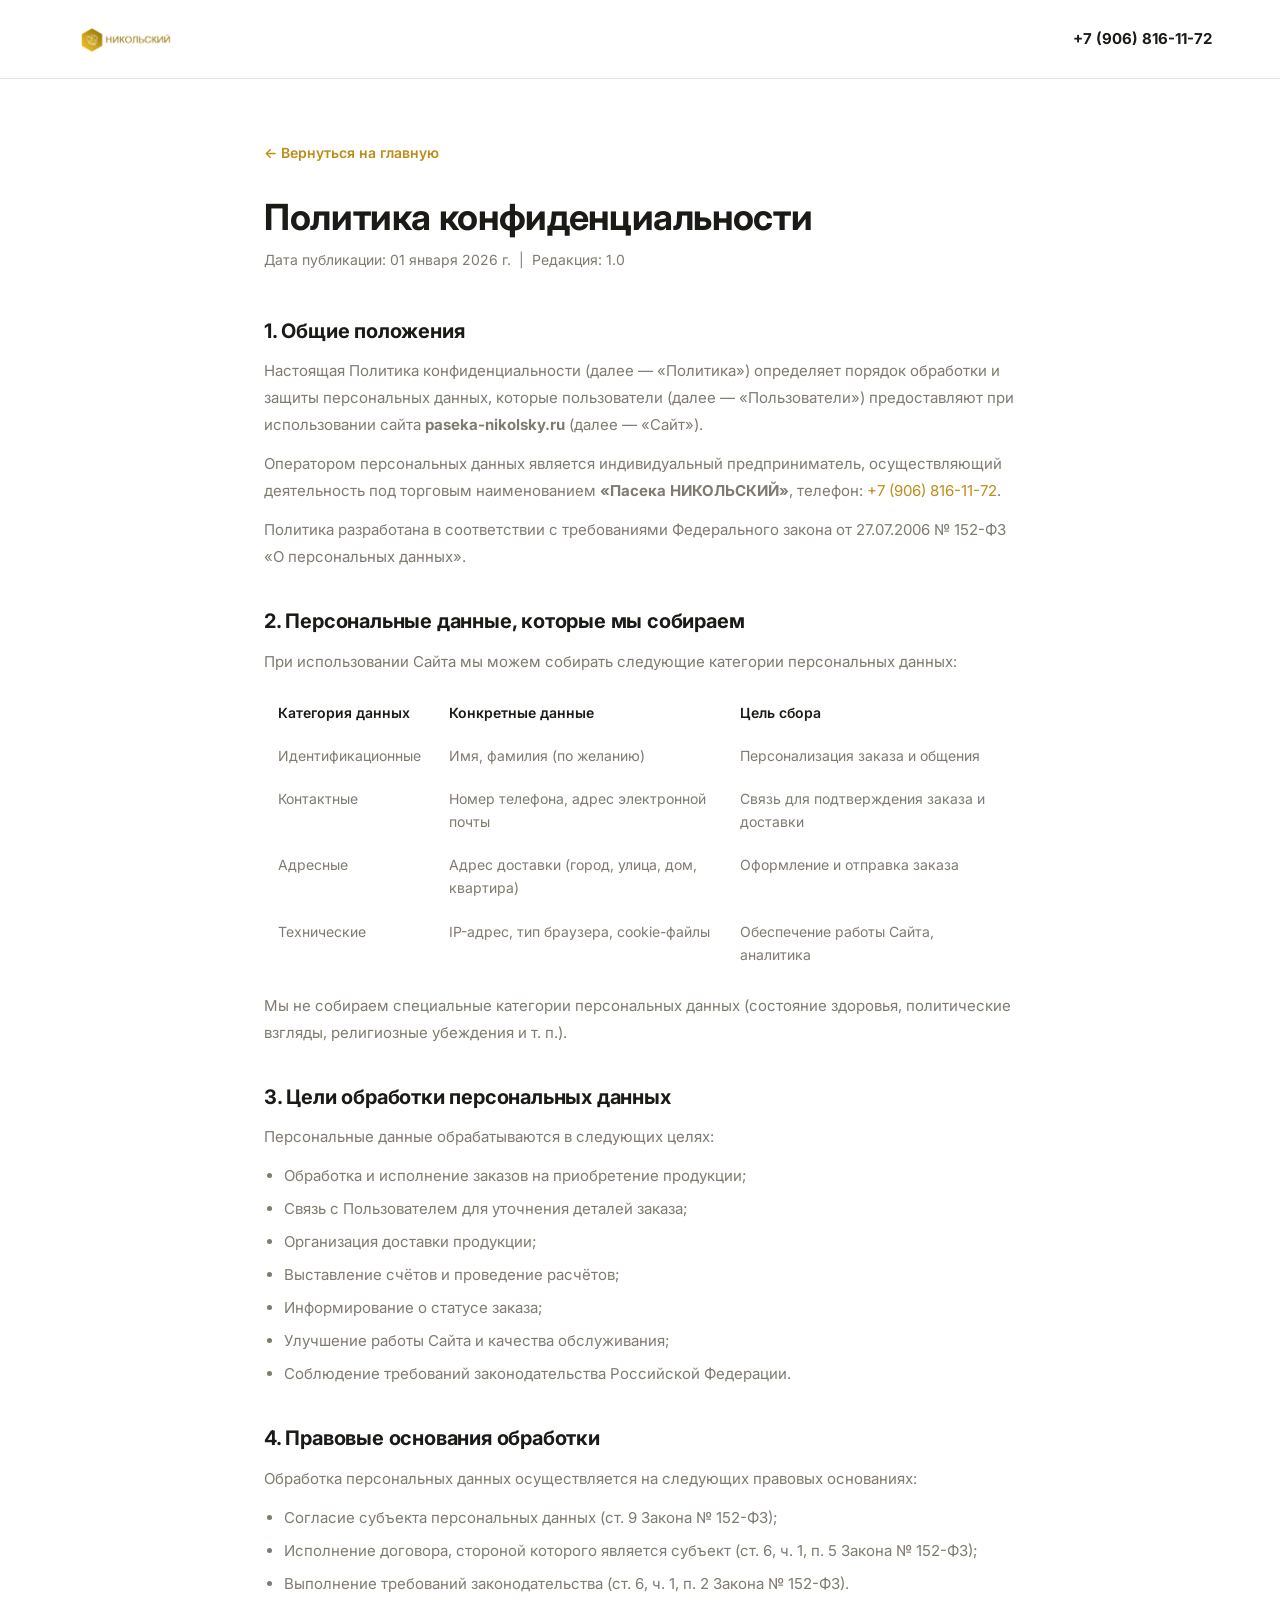
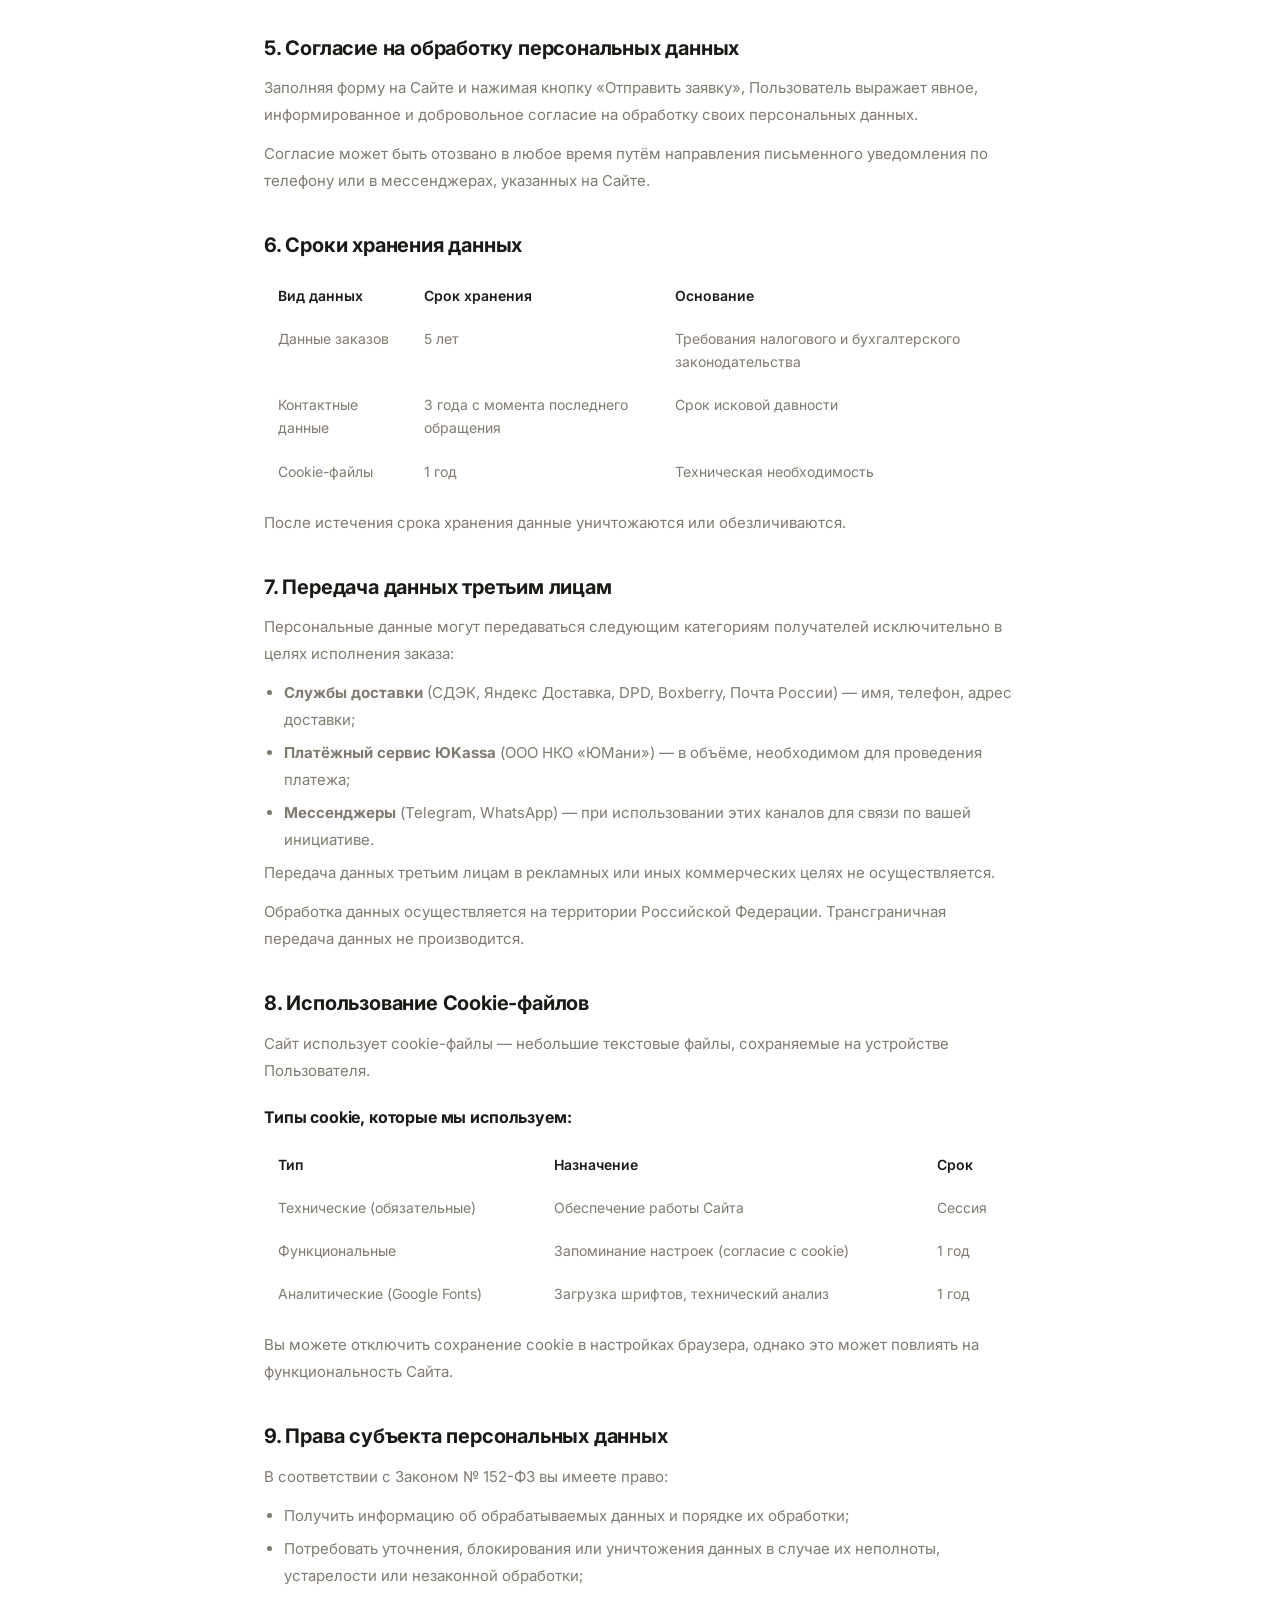
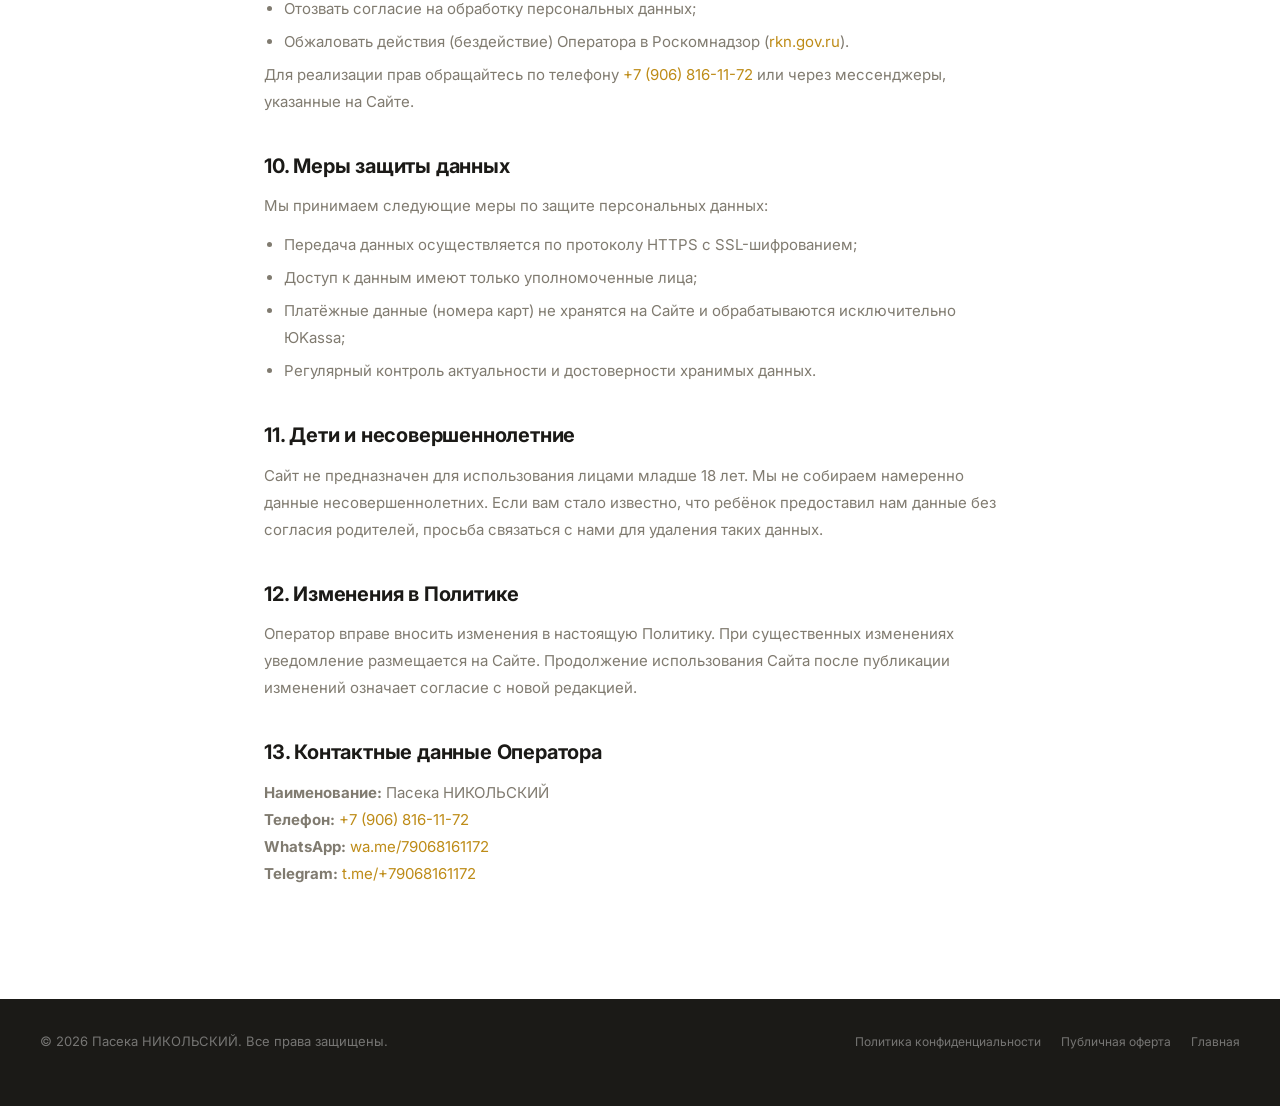
<file: privacy.html>
<!DOCTYPE html>
<html lang="ru">
<head>
  <meta charset="UTF-8" />
  <meta name="viewport" content="width=device-width, initial-scale=1.0" />
  <title>Политика конфиденциальности — Пасека НИКОЛЬСКИЙ</title>
  <meta name="description" content="Политика конфиденциальности пасеки НИКОЛЬСКИЙ: обработка персональных данных в соответствии с ФЗ-152." />
  <link rel="canonical" href="https://nikolskymed.ru/privacy.html" />
  <meta name="theme-color" content="#B8860B" />
  <link rel="icon" type="image/svg+xml" href="favicon.svg" />
  <link rel="icon" type="image/png" href="images/logo.png" />
  <link rel="apple-touch-icon" href="images/logo.png" />
  <link rel="preconnect" href="https://fonts.googleapis.com" />
  <link href="https://fonts.googleapis.com/css2?family=Playfair+Display:wght@400;700&family=Inter:wght@400;500;600&display=swap" rel="stylesheet" />
  <link rel="stylesheet" href="style.css" />
  <style>
    .legal-page { max-width: 800px; margin: 0 auto; padding: 60px 24px 100px; }
    .legal-page h1 { font-size: 36px; color: var(--brown); margin-bottom: 8px; }
    .legal-page .meta { font-size: 14px; color: var(--muted); margin-bottom: 48px; }
    .legal-page h2 { font-size: 20px; color: var(--brown); margin: 40px 0 14px; }
    .legal-page h3 { font-size: 16px; color: var(--brown); margin: 24px 0 10px; }
    .legal-page p, .legal-page li { font-size: 15px; color: var(--muted); line-height: 1.8; margin-bottom: 12px; }
    .legal-page ul { padding-left: 20px; list-style: disc; }
    .legal-page ul li { margin-bottom: 6px; }
    .legal-page a { color: var(--gold); }
    .legal-page table { width: 100%; border-collapse: collapse; margin: 16px 0; font-size: 14px; }
    .legal-page th { background: var(--gold-pale); color: var(--brown); font-weight: 600; padding: 10px 14px; text-align: left; border: 1px solid var(--border); }
    .legal-page td { padding: 10px 14px; border: 1px solid var(--border); color: var(--muted); vertical-align: top; }
    .back-btn { display: inline-flex; align-items: center; gap: 6px; font-size: 14px; color: var(--gold); font-weight: 600; margin-bottom: 32px; }
    .back-btn:hover { text-decoration: underline; }
  </style>
</head>
<body>
<header class="header">
  <div class="container header__inner">
    <a href="index.html" class="logo">
      <img src="images/logo.png" alt="Пасека НИКОЛЬСКИЙ" class="logo__img" />
    </a>
    <a href="tel:+79068161172" class="header__phone">+7 (906) 816-11-72</a>
  </div>
</header>

<main class="legal-page">
  <a href="index.html" class="back-btn">← Вернуться на главную</a>

  <h1>Политика конфиденциальности</h1>
  <p class="meta">Дата публикации: 01 января 2026 г. &nbsp;|&nbsp; Редакция: 1.0</p>

  <!-- 1 -->
  <h2 id="general">1. Общие положения</h2>
  <p>Настоящая Политика конфиденциальности (далее — «Политика») определяет порядок обработки и защиты персональных данных, которые пользователи (далее — «Пользователи») предоставляют при использовании сайта <strong>paseka-nikolsky.ru</strong> (далее — «Сайт»).</p>
  <p>Оператором персональных данных является индивидуальный предприниматель, осуществляющий деятельность под торговым наименованием <strong>«Пасека НИКОЛЬСКИЙ»</strong>, телефон: <a href="tel:+79068161172">+7 (906) 816-11-72</a>.</p>
  <p>Политика разработана в соответствии с требованиями Федерального закона от 27.07.2006 № 152-ФЗ «О персональных данных».</p>

  <!-- 2 -->
  <h2 id="personal-data">2. Персональные данные, которые мы собираем</h2>
  <p>При использовании Сайта мы можем собирать следующие категории персональных данных:</p>
  <table>
    <tr>
      <th>Категория данных</th>
      <th>Конкретные данные</th>
      <th>Цель сбора</th>
    </tr>
    <tr>
      <td>Идентификационные</td>
      <td>Имя, фамилия (по желанию)</td>
      <td>Персонализация заказа и общения</td>
    </tr>
    <tr>
      <td>Контактные</td>
      <td>Номер телефона, адрес электронной почты</td>
      <td>Связь для подтверждения заказа и доставки</td>
    </tr>
    <tr>
      <td>Адресные</td>
      <td>Адрес доставки (город, улица, дом, квартира)</td>
      <td>Оформление и отправка заказа</td>
    </tr>
    <tr>
      <td>Технические</td>
      <td>IP-адрес, тип браузера, cookie-файлы</td>
      <td>Обеспечение работы Сайта, аналитика</td>
    </tr>
  </table>
  <p>Мы не собираем специальные категории персональных данных (состояние здоровья, политические взгляды, религиозные убеждения и т. п.).</p>

  <!-- 3 -->
  <h2 id="purposes">3. Цели обработки персональных данных</h2>
  <p>Персональные данные обрабатываются в следующих целях:</p>
  <ul>
    <li>Обработка и исполнение заказов на приобретение продукции;</li>
    <li>Связь с Пользователем для уточнения деталей заказа;</li>
    <li>Организация доставки продукции;</li>
    <li>Выставление счётов и проведение расчётов;</li>
    <li>Информирование о статусе заказа;</li>
    <li>Улучшение работы Сайта и качества обслуживания;</li>
    <li>Соблюдение требований законодательства Российской Федерации.</li>
  </ul>

  <!-- 4 -->
  <h2 id="legal-basis">4. Правовые основания обработки</h2>
  <p>Обработка персональных данных осуществляется на следующих правовых основаниях:</p>
  <ul>
    <li>Согласие субъекта персональных данных (ст. 9 Закона № 152-ФЗ);</li>
    <li>Исполнение договора, стороной которого является субъект (ст. 6, ч. 1, п. 5 Закона № 152-ФЗ);</li>
    <li>Выполнение требований законодательства (ст. 6, ч. 1, п. 2 Закона № 152-ФЗ).</li>
  </ul>

  <!-- 5 -->
  <h2 id="consent">5. Согласие на обработку персональных данных</h2>
  <p>Заполняя форму на Сайте и нажимая кнопку «Отправить заявку», Пользователь выражает явное, информированное и добровольное согласие на обработку своих персональных данных.</p>
  <p>Согласие может быть отозвано в любое время путём направления письменного уведомления по телефону или в мессенджерах, указанных на Сайте.</p>

  <!-- 6 -->
  <h2 id="storage">6. Сроки хранения данных</h2>
  <table>
    <tr>
      <th>Вид данных</th>
      <th>Срок хранения</th>
      <th>Основание</th>
    </tr>
    <tr>
      <td>Данные заказов</td>
      <td>5 лет</td>
      <td>Требования налогового и бухгалтерского законодательства</td>
    </tr>
    <tr>
      <td>Контактные данные</td>
      <td>3 года с момента последнего обращения</td>
      <td>Срок исковой давности</td>
    </tr>
    <tr>
      <td>Cookie-файлы</td>
      <td>1 год</td>
      <td>Техническая необходимость</td>
    </tr>
  </table>
  <p>После истечения срока хранения данные уничтожаются или обезличиваются.</p>

  <!-- 7 -->
  <h2 id="third-parties">7. Передача данных третьим лицам</h2>
  <p>Персональные данные могут передаваться следующим категориям получателей исключительно в целях исполнения заказа:</p>
  <ul>
    <li><strong>Службы доставки</strong> (СДЭК, Яндекс Доставка, DPD, Boxberry, Почта России) — имя, телефон, адрес доставки;</li>
    <li><strong>Платёжный сервис ЮKassa</strong> (ООО НКО «ЮМани») — в объёме, необходимом для проведения платежа;</li>
    <li><strong>Мессенджеры</strong> (Telegram, WhatsApp) — при использовании этих каналов для связи по вашей инициативе.</li>
  </ul>
  <p>Передача данных третьим лицам в рекламных или иных коммерческих целях не осуществляется.</p>
  <p>Обработка данных осуществляется на территории Российской Федерации. Трансграничная передача данных не производится.</p>

  <!-- 8 -->
  <h2 id="cookies">8. Использование Cookie-файлов</h2>
  <p>Сайт использует cookie-файлы — небольшие текстовые файлы, сохраняемые на устройстве Пользователя.</p>
  <h3>Типы cookie, которые мы используем:</h3>
  <table>
    <tr><th>Тип</th><th>Назначение</th><th>Срок</th></tr>
    <tr><td>Технические (обязательные)</td><td>Обеспечение работы Сайта</td><td>Сессия</td></tr>
    <tr><td>Функциональные</td><td>Запоминание настроек (согласие с cookie)</td><td>1 год</td></tr>
    <tr><td>Аналитические (Google Fonts)</td><td>Загрузка шрифтов, технический анализ</td><td>1 год</td></tr>
  </table>
  <p>Вы можете отключить сохранение cookie в настройках браузера, однако это может повлиять на функциональность Сайта.</p>

  <!-- 9 -->
  <h2 id="rights">9. Права субъекта персональных данных</h2>
  <p>В соответствии с Законом № 152-ФЗ вы имеете право:</p>
  <ul>
    <li>Получить информацию об обрабатываемых данных и порядке их обработки;</li>
    <li>Потребовать уточнения, блокирования или уничтожения данных в случае их неполноты, устарелости или незаконной обработки;</li>
    <li>Отозвать согласие на обработку персональных данных;</li>
    <li>Обжаловать действия (бездействие) Оператора в Роскомнадзор (<a href="https://rkn.gov.ru" target="_blank" rel="noopener">rkn.gov.ru</a>).</li>
  </ul>
  <p>Для реализации прав обращайтесь по телефону <a href="tel:+79068161172">+7 (906) 816-11-72</a> или через мессенджеры, указанные на Сайте.</p>

  <!-- 10 -->
  <h2 id="security">10. Меры защиты данных</h2>
  <p>Мы принимаем следующие меры по защите персональных данных:</p>
  <ul>
    <li>Передача данных осуществляется по протоколу HTTPS с SSL-шифрованием;</li>
    <li>Доступ к данным имеют только уполномоченные лица;</li>
    <li>Платёжные данные (номера карт) не хранятся на Сайте и обрабатываются исключительно ЮKassa;</li>
    <li>Регулярный контроль актуальности и достоверности хранимых данных.</li>
  </ul>

  <!-- 11 -->
  <h2 id="minors">11. Дети и несовершеннолетние</h2>
  <p>Сайт не предназначен для использования лицами младше 18 лет. Мы не собираем намеренно данные несовершеннолетних. Если вам стало известно, что ребёнок предоставил нам данные без согласия родителей, просьба связаться с нами для удаления таких данных.</p>

  <!-- 12 -->
  <h2 id="changes">12. Изменения в Политике</h2>
  <p>Оператор вправе вносить изменения в настоящую Политику. При существенных изменениях уведомление размещается на Сайте. Продолжение использования Сайта после публикации изменений означает согласие с новой редакцией.</p>

  <!-- 13 -->
  <h2 id="contacts">13. Контактные данные Оператора</h2>
  <p>
    <strong>Наименование:</strong> Пасека НИКОЛЬСКИЙ<br>
    <strong>Телефон:</strong> <a href="tel:+79068161172">+7 (906) 816-11-72</a><br>
    <strong>WhatsApp:</strong> <a href="https://wa.me/79068161172" target="_blank">wa.me/79068161172</a><br>
    <strong>Telegram:</strong> <a href="https://t.me/+79068161172" target="_blank">t.me/+79068161172</a>
  </p>
</main>

<footer class="footer" style="padding:32px 0">
  <div class="container footer__bottom" style="border-top:none;padding-top:0">
    <p>© 2026 Пасека НИКОЛЬСКИЙ. Все права защищены.</p>
    <div class="footer__legal">
      <a href="privacy.html">Политика конфиденциальности</a>
      <a href="offer.html">Публичная оферта</a>
      <a href="index.html">Главная</a>
    </div>
  </div>
</footer>
</body>
</html>
</file>
<file: style.css>
/* ═══════════════════════════════════════════════════
   НИКОЛЬСКИЙ ПАСЕКА — clean & premium (Breitsamer-style)
   Белый фон, воздух, минимализм, сдержанный золотой акцент
   ═══════════════════════════════════════════════════ */

:root {
  --bg:        #FFFFFF;
  --bg-2:      #FAF8F3;   /* тёплый off-white для секций */
  --bg-3:      #F3EFE6;   /* подложка под фото товара */
  --ink:       #1B1A17;   /* почти чёрный */
  --ink-2:     #3C3A34;
  --muted:     #807B70;
  --line:      #E8E4DA;
  --gold:      #BE8C18;   /* сдержанное медовое золото */
  --gold-2:    #A2760F;
  --gold-soft: #F6EED7;
  --white:     #FFFFFF;
  --shadow:    0 1px 3px rgba(27,26,23,0.06);
  --shadow-md: 0 12px 30px rgba(27,26,23,0.09);
  --shadow-lg: 0 24px 50px rgba(27,26,23,0.12);
  --r:         14px;
  --r-sm:      9px;
  --r-pill:    100px;
  --t:         0.22s ease;
}

*, *::before, *::after { box-sizing: border-box; margin: 0; padding: 0; }
html { scroll-behavior: smooth; }
body {
  font-family: 'Inter', sans-serif;
  color: var(--ink);
  background: var(--bg);
  line-height: 1.65;
  -webkit-font-smoothing: antialiased;
  overflow-x: hidden;
}
img { max-width: 100%; display: block; }
a { color: inherit; text-decoration: none; }
ul { list-style: none; }
button { cursor: pointer; border: none; background: none; font-family: inherit; }
input, select, textarea { font-family: inherit; }
.container { max-width: 1200px; margin: 0 auto; padding: 0 28px; }
h1, h2, h3, h4 { font-family: 'Inter', sans-serif; line-height: 1.18; font-weight: 700; letter-spacing: -0.01em; }

/* ─── ЗАГОЛОВКИ СЕКЦИЙ ─── */
.section-head { text-align: center; margin-bottom: 60px; }
.section-tag {
  display: inline-block; font-size: 12px; font-weight: 600;
  letter-spacing: 2.5px; text-transform: uppercase; color: var(--gold);
  margin-bottom: 14px;
}
.section-tag--light { color: var(--gold); background: none; border: none; padding: 0; }
.section-title { font-size: clamp(28px, 3.4vw, 42px); font-weight: 700; color: var(--ink); }
.section-title--light { color: var(--ink); }
.section-title--left { text-align: left; }
.section-sub { font-size: 17px; color: var(--muted); max-width: 560px; margin: 16px auto 0; font-weight: 400; }
.benefits .section-sub, .reviews .section-sub { color: var(--muted); }

/* ─── КНОПКИ ─── */
.btn {
  display: inline-flex; align-items: center; justify-content: center; gap: 8px;
  font-family: 'Inter', sans-serif; font-weight: 600; font-size: 15px;
  border-radius: var(--r-sm); padding: 13px 26px; transition: all var(--t); white-space: nowrap;
}
.btn--gold { background: var(--gold); color: var(--white); }
.btn--gold:hover { background: var(--gold-2); }
.btn--dark { background: var(--ink); color: var(--white); }
.btn--dark:hover { background: #000; }
.btn--line { background: transparent; color: var(--ink); border: 1.5px solid var(--ink); }
.btn--line:hover { background: var(--ink); color: var(--white); }
.btn--sm { padding: 10px 18px; font-size: 14px; }
.btn--lg { padding: 15px 32px; font-size: 16px; }
.btn--full { width: 100%; }

/* ─── СОЦСЕТИ ─── */
.social-btn {
  display: flex; align-items: center; justify-content: center;
  width: 36px; height: 36px; border-radius: 50%;
  background: var(--bg-2); color: var(--ink); border: 1px solid var(--line); transition: all var(--t);
}
.social-btn svg { width: 16px; height: 16px; }
.social-btn:hover { background: var(--gold); color: var(--white); border-color: var(--gold); }
.social-btn--light { background: rgba(255,255,255,0.08); color: rgba(255,255,255,0.7); border-color: rgba(255,255,255,0.12); }
.social-btn--light:hover { background: var(--gold); color: var(--white); border-color: var(--gold); }

/* ─── COOKIE BAR ─── */
.cookie-bar {
  position: fixed; bottom: 0; left: 0; right: 0; z-index: 9999;
  background: var(--white); border-top: 1px solid var(--line);
  padding: 14px 24px; box-shadow: 0 -4px 20px rgba(0,0,0,0.05); transition: transform 0.35s ease;
}
.cookie-bar.hidden { transform: translateY(100%); }
.cookie-bar__inner { max-width: 1200px; margin: 0 auto; display: flex; align-items: center; justify-content: space-between; gap: 20px; flex-wrap: wrap; }
.cookie-bar__inner span { font-size: 14px; color: var(--muted); }
.cookie-bar__inner a { color: var(--gold); text-decoration: underline; }

/* ─── HEADER ─── */
.header {
  position: sticky; top: 0; z-index: 100;
  background: rgba(255,255,255,0.88); backdrop-filter: blur(14px); -webkit-backdrop-filter: blur(14px);
  border-bottom: 1px solid var(--line); transition: box-shadow var(--t);
}
.header.scrolled { box-shadow: 0 4px 20px rgba(0,0,0,0.05); }
.header__inner { display: flex; align-items: center; justify-content: space-between; height: 78px; gap: 16px; }
.logo__img { height: 44px; width: auto; object-fit: contain; }
.nav { display: flex; align-items: center; gap: 28px; }
.nav a {
  font-size: 15px; font-weight: 500; color: var(--ink-2);
  padding: 4px 0; position: relative; transition: color var(--t);
}
.nav a::after { content: ''; position: absolute; left: 0; bottom: -2px; width: 0; height: 2px; background: var(--gold); transition: width var(--t); }
.nav a:hover, .nav a.active { color: var(--ink); }
.nav a:hover::after, .nav a.active::after { width: 100%; }
.header__actions { display: flex; align-items: center; gap: 16px; }
.header__socials { display: flex; gap: 7px; }
.header__phone { display: flex; flex-direction: column; line-height: 1.15; font-size: 15px; font-weight: 700; color: var(--ink); white-space: nowrap; }
.header__phone-label { font-size: 10px; font-weight: 500; color: var(--muted); text-transform: uppercase; letter-spacing: 1px; }
.burger { display: none; flex-direction: column; gap: 5px; padding: 6px; }
.burger span { display: block; width: 24px; height: 2px; background: var(--ink); border-radius: 2px; transition: all var(--t); }
.burger.open span:nth-child(1) { transform: translateY(7px) rotate(45deg); }
.burger.open span:nth-child(2) { opacity: 0; }
.burger.open span:nth-child(3) { transform: translateY(-7px) rotate(-45deg); }

/* ─── HERO (фоновое видео) ─── */
.hero { position: relative; min-height: 92vh; display: flex; flex-direction: column; justify-content: center; overflow: hidden; padding: 120px 0 48px; }
.hero__video { position: absolute; inset: 0; width: 100%; height: 100%; object-fit: cover; z-index: 0; }
.hero__overlay { position: absolute; inset: 0; z-index: 1; background: linear-gradient(180deg, rgba(24,15,3,0.55) 0%, rgba(24,15,3,0.32) 38%, rgba(24,15,3,0.72) 100%); }
.hero .container { position: relative; z-index: 2; }
.hero__bg { display: none; }
.hero__visual, .hero__photo, .scene__stamp { display: none; }
.hero__content { max-width: 660px; }
.hero__eyebrow {
  display: inline-block; font-size: 13px; font-weight: 600; letter-spacing: 1px; color: #fff;
  background: rgba(255,255,255,0.16); border: 1px solid rgba(255,255,255,0.28);
  backdrop-filter: blur(6px); -webkit-backdrop-filter: blur(6px);
  padding: 8px 18px; border-radius: var(--r-pill); margin-bottom: 26px;
}
.hero__title { font-size: clamp(40px, 6vw, 74px); font-weight: 800; letter-spacing: -0.02em; color: #fff; margin-bottom: 22px; text-shadow: 0 2px 32px rgba(0,0,0,0.45); }
.hero__title span { color: #FFC65A; }
.hero__sub { font-size: 18px; color: rgba(255,255,255,0.92); max-width: 500px; margin-bottom: 34px; font-weight: 400; text-shadow: 0 1px 14px rgba(0,0,0,0.4); }
.hero__cta { display: flex; gap: 14px; flex-wrap: wrap; }
.btn--glass { background: rgba(255,255,255,0.14); color: #fff; border: 1.5px solid rgba(255,255,255,0.55); backdrop-filter: blur(6px); -webkit-backdrop-filter: blur(6px); }
.btn--glass:hover { background: #fff; color: var(--ink); border-color: #fff; }

/* ─── ФАКТЫ (стекло поверх видео) ─── */
.facts {
  position: relative; z-index: 2; margin-top: 48px;
  background: rgba(255,255,255,0.10); border: 1px solid rgba(255,255,255,0.22);
  backdrop-filter: blur(16px); -webkit-backdrop-filter: blur(16px);
  border-radius: var(--r); padding: 28px 36px;
}
.facts__row { display: grid; grid-template-columns: repeat(4, 1fr); gap: 16px; }
.fact { text-align: center; padding: 6px; border-right: 1px solid rgba(255,255,255,0.2); }
.fact:last-child { border-right: none; }
.fact__label { display: block; font-size: 12px; color: rgba(255,255,255,0.72); text-transform: uppercase; letter-spacing: 1px; margin-bottom: 6px; font-weight: 500; }
.fact__value { display: block; font-size: 28px; font-weight: 700; color: #fff; }
.facts__note { text-align: center; color: rgba(255,255,255,0.78); font-size: 14px; margin-top: 20px; padding-top: 20px; border-top: 1px solid rgba(255,255,255,0.16); }

/* ─── RECIPE / СОСТАВ ─── */
.recipe { padding: 100px 0; background: var(--bg); }
.recipe__head { text-align: center; margin-bottom: 56px; }
.recipe__title { font-size: clamp(28px, 3.4vw, 42px); font-weight: 700; color: var(--ink); }
.recipe__title span { color: var(--gold); }
.recipe__stamp { display: none; }
.recipe__grid { display: grid; grid-template-columns: repeat(3, 1fr); gap: 28px; }
.ingredient { background: var(--white); border: 1px solid var(--line); border-radius: var(--r); overflow: hidden; transition: box-shadow var(--t), transform var(--t); }
.ingredient:hover { box-shadow: var(--shadow-md); transform: translateY(-4px); }
.ingredient--raised { transform: none; }
.ingredient__photo { height: 220px; overflow: hidden; }
.ingredient__photo img { width: 100%; height: 100%; object-fit: cover; }
.ingredient__body { padding: 26px; }
.ingredient__body h3 { font-size: 20px; font-weight: 700; color: var(--ink); margin-bottom: 10px; }
.ingredient__body p { font-size: 15px; color: var(--muted); line-height: 1.65; }

/* ─── PRODUCTS ─── */
.products { padding: 100px 0; background: var(--bg-2); }
.products__grid { display: grid; grid-template-columns: repeat(3, 1fr); gap: 28px; margin-bottom: 36px; }
.product-card {
  background: var(--white); border: 1px solid var(--line); border-radius: var(--r);
  overflow: hidden; display: flex; flex-direction: column; transition: box-shadow var(--t), transform var(--t);
}
.product-card:hover { box-shadow: var(--shadow-md); transform: translateY(-4px); }
.product-card__media { position: relative; aspect-ratio: 1 / 1; background: var(--bg-3); overflow: hidden; }
.product-card__img { width: 100%; height: 100%; object-fit: cover; transition: transform 0.4s ease; }
.product-card:hover .product-card__img { transform: scale(1.04); }
.product-badge {
  position: absolute; top: 14px; left: 14px; font-size: 11px; font-weight: 600;
  letter-spacing: 0.5px; text-transform: uppercase; background: var(--white); color: var(--gold);
  padding: 5px 11px; border-radius: var(--r-pill); box-shadow: var(--shadow);
}
.product-card__body { padding: 22px; display: flex; flex-direction: column; flex: 1; }
.product-card__body h3 { font-size: 19px; font-weight: 700; color: var(--ink); margin-bottom: 6px; }
.product-card__meta { font-size: 13px; color: var(--muted); margin-bottom: 18px; }
.product-card__price-row { margin-top: auto; margin-bottom: 16px; }
.product-card__price { font-size: 24px; font-weight: 700; color: var(--ink); }
.product-card__unit { display: block; font-size: 12px; color: var(--muted); margin-top: 3px; }
.product-card__delivery { font-size: 11px; color: var(--muted); margin-top: 12px; text-align: center; }

/* Опт */
.bulk { display: flex; align-items: center; gap: 22px; background: var(--white); border: 1px solid var(--line); border-radius: var(--r); padding: 28px 34px; flex-wrap: wrap; }
.bulk__emoji { font-size: 38px; }
.bulk__text h4 { font-size: 19px; font-weight: 700; color: var(--ink); margin-bottom: 4px; }
.bulk__text p { font-size: 14px; color: var(--muted); }
.bulk .btn--line { margin-left: auto; }

/* ─── BENEFITS ─── */
.benefits { padding: 100px 0; background: var(--bg); }
.benefits__grid { display: grid; grid-template-columns: repeat(4, 1fr); gap: 28px; }
.benefit { text-align: center; padding: 8px; }
.benefit__icon { font-size: 40px; display: block; margin-bottom: 18px; }
.benefit h3 { font-size: 18px; font-weight: 700; color: var(--ink); margin-bottom: 10px; }
.benefit p { font-size: 14px; color: var(--muted); line-height: 1.65; }

/* ─── ABOUT ─── */
.about { padding: 100px 0; background: var(--bg-2); }
.about__inner { display: grid; grid-template-columns: 1fr 1fr; gap: 64px; align-items: center; }
.about__visual { background: none; padding: 0; text-align: left; }
.about__photo { width: 100%; aspect-ratio: 4 / 3; object-fit: cover; border-radius: var(--r); box-shadow: var(--shadow-md); margin-bottom: 20px; }
.about__chips { display: flex; flex-wrap: wrap; gap: 10px; }
.chip { font-size: 13px; font-weight: 500; background: var(--white); color: var(--ink-2); border: 1px solid var(--line); padding: 8px 16px; border-radius: var(--r-pill); }
.about__text .section-title { margin-bottom: 20px; }
.about__text p { color: var(--muted); font-size: 16px; line-height: 1.8; margin-bottom: 16px; }
.about__features { display: flex; flex-direction: column; gap: 16px; margin: 24px 0 32px; }
.about-feature { display: flex; align-items: flex-start; gap: 14px; }
.about-feature span { font-size: 26px; flex-shrink: 0; }
.about-feature h4 { font-size: 16px; font-weight: 700; color: var(--ink); margin-bottom: 2px; }
.about-feature p { font-size: 14px; color: var(--muted); margin: 0; }

/* ─── ГАЛЕРЕЯ / СЛАЙДЕР ─── */
.gallery { padding: 100px 0; background: var(--bg); }
.slider { position: relative; }
.slider__viewport { overflow: hidden; border-radius: var(--r); box-shadow: var(--shadow-md); }
.slider__track { display: flex; transition: transform 0.55s cubic-bezier(.4,.0,.2,1); }
.slide { position: relative; min-width: 100%; }
.slide img { width: 100%; aspect-ratio: 16 / 9; object-fit: cover; display: block; }
.slide__cap {
  position: absolute; left: 0; right: 0; bottom: 0;
  padding: 48px 32px 24px;
  background: linear-gradient(to top, rgba(27,26,23,0.8), transparent);
  color: var(--white); font-size: 18px; font-weight: 600;
}
.slider__arrow {
  position: absolute; top: 50%; transform: translateY(-50%);
  width: 48px; height: 48px; border-radius: 50%;
  background: rgba(255,255,255,0.92); color: var(--ink);
  font-size: 26px; line-height: 1; font-weight: 400;
  display: flex; align-items: center; justify-content: center;
  box-shadow: var(--shadow-md); transition: all var(--t); z-index: 2;
}
.slider__arrow:hover { background: var(--gold); color: var(--white); }
.slider__arrow--prev { left: 18px; }
.slider__arrow--next { right: 18px; }
.slider__dots { display: flex; justify-content: center; gap: 9px; margin-top: 22px; }
.slider__dots button {
  width: 9px; height: 9px; border-radius: 50%; background: var(--line);
  transition: all var(--t); cursor: pointer;
}
.slider__dots button.active { background: var(--gold); width: 26px; border-radius: var(--r-pill); }

/* ─── DELIVERY ─── */
.delivery { padding: 100px 0; background: var(--bg); }
.delivery__grid { display: grid; grid-template-columns: repeat(3, 1fr); gap: 24px; margin-bottom: 28px; }
.delivery-card { background: var(--white); border: 1px solid var(--line); border-radius: var(--r); padding: 28px; transition: box-shadow var(--t), transform var(--t); }
.delivery-card:hover { box-shadow: var(--shadow-md); transform: translateY(-3px); }
.delivery-card__head { display: flex; align-items: center; justify-content: space-between; gap: 10px; margin-bottom: 20px; flex-wrap: wrap; }
.delivery-logo { font-weight: 700; font-size: 14px; padding: 6px 13px; border-radius: var(--r-sm); color: var(--white); }
.delivery-logo--cdek { background: #1CAC4B; }
.delivery-logo--ya { background: #FC3F1D; font-size: 12px; }
.delivery-logo--dpd { background: #DC0032; }
.delivery-logo--box { background: #E2006A; }
.delivery-logo--pochta { background: #005B99; font-size: 12px; }
.delivery-logo--self { background: var(--gold); }
.delivery-pop { font-size: 11px; font-weight: 600; background: var(--gold-soft); color: var(--gold); padding: 4px 11px; border-radius: var(--r-pill); }
.delivery-card__rows { display: flex; flex-direction: column; gap: 9px; margin-bottom: 14px; }
.dr { display: flex; justify-content: space-between; font-size: 14px; padding-bottom: 9px; border-bottom: 1px solid var(--line); }
.dr:last-child { border-bottom: none; padding-bottom: 0; }
.dr span { color: var(--muted); }
.dr b { color: var(--ink); font-weight: 600; }
.delivery-card__note { font-size: 13px; color: var(--muted); line-height: 1.5; }
.delivery__note { display: flex; align-items: center; gap: 14px; background: var(--bg-2); border: 1px solid var(--line); border-radius: var(--r-sm); padding: 20px 26px; }
.delivery__note span { font-size: 22px; }
.delivery__note p { font-size: 14px; color: var(--ink-2); }

/* ─── PAYMENT ─── */
.payment { padding: 100px 0; background: var(--bg-2); }
.payment__grid { display: grid; grid-template-columns: repeat(3, 1fr); gap: 24px; margin-bottom: 32px; }
.pay { background: var(--white); border: 1px solid var(--line); border-radius: var(--r); padding: 30px 24px; text-align: center; transition: box-shadow var(--t), transform var(--t); }
.pay:hover { box-shadow: var(--shadow-md); transform: translateY(-3px); }
.pay__icon { font-size: 36px; display: block; margin-bottom: 14px; }
.pay h4 { font-size: 16px; font-weight: 700; color: var(--ink); margin-bottom: 6px; }
.pay p { font-size: 13px; color: var(--muted); line-height: 1.5; margin-bottom: 14px; }
.pay__logos { display: flex; gap: 6px; justify-content: center; flex-wrap: wrap; }
.paylogo { font-size: 10px; font-weight: 700; padding: 4px 9px; border-radius: 5px; letter-spacing: 0.5px; color: var(--white); }
.paylogo--mir { background: #0F5FA8; }
.paylogo--visa { background: #1A1F71; }
.paylogo--mc { background: #EB001B; }
.paylogo--sbp { background: #1C6DF0; }
.paylogo--sber { background: #21A038; }
.paylogo--ym { background: #8B00FF; }
.payment__security { display: flex; justify-content: center; flex-wrap: wrap; gap: 12px; }
.payment__security span { font-size: 14px; font-weight: 500; color: var(--ink-2); background: var(--white); border: 1px solid var(--line); border-radius: var(--r-pill); padding: 10px 20px; }

/* ─── REVIEWS ─── */
.reviews { padding: 100px 0; background: var(--bg); }
.reviews__grid { display: grid; grid-template-columns: repeat(3, 1fr); gap: 28px; }
.review { background: var(--white); border: 1px solid var(--line); border-radius: var(--r); padding: 32px; }
.review__stars { color: var(--gold); font-size: 16px; letter-spacing: 3px; margin-bottom: 16px; }
.review p { font-size: 15px; color: var(--ink-2); line-height: 1.7; margin-bottom: 22px; }
.review__author { display: flex; align-items: center; gap: 12px; }
.ava { width: 44px; height: 44px; border-radius: 50%; background: var(--gold-soft); color: var(--gold); display: flex; align-items: center; justify-content: center; font-weight: 700; font-size: 18px; flex-shrink: 0; }
.review__author strong { display: block; font-size: 15px; color: var(--ink); }
.review__author em { font-size: 13px; color: var(--muted); font-style: normal; }

/* ─── ORDER ─── */
.order { padding: 100px 0; background: var(--bg-2); }
.order__inner { display: grid; grid-template-columns: 360px 1fr; gap: 56px; align-items: start; }
.order__info .section-title { margin-bottom: 16px; }
.order__info > p { color: var(--muted); font-size: 16px; line-height: 1.7; margin-bottom: 26px; }
.order__contacts { display: flex; flex-direction: column; gap: 10px; margin-bottom: 26px; }
.contact-link { display: flex; align-items: center; gap: 12px; font-size: 15px; font-weight: 600; color: var(--ink); background: var(--white); border: 1px solid var(--line); padding: 14px 18px; border-radius: var(--r-sm); transition: all var(--t); }
.contact-link span { font-size: 18px; }
.contact-link:hover { border-color: var(--gold); color: var(--gold); }
.order__guarantee { display: flex; flex-direction: column; gap: 8px; }
.og { font-size: 14px; color: var(--muted); }
.order__form { background: var(--white); border: 1px solid var(--line); border-radius: var(--r); padding: 40px; display: flex; flex-direction: column; gap: 22px; }
.ff { border: 1px solid var(--line); border-radius: var(--r-sm); padding: 20px; }
.ff legend { font-size: 13px; font-weight: 700; text-transform: uppercase; letter-spacing: 1px; color: var(--gold); padding: 0 8px; }
.form-row { display: grid; grid-template-columns: 1fr 1fr; gap: 16px; }
.form-group { display: flex; flex-direction: column; gap: 6px; }
.form-group label { font-size: 13px; font-weight: 600; color: var(--ink); }
.optional { font-weight: 400; color: var(--muted); }
.form-group input, .form-group select, .form-group textarea {
  width: 100%; min-width: 0; max-width: 100%;
  padding: 12px 14px; border: 1.5px solid var(--line); border-radius: var(--r-sm); font-size: 14px; color: var(--ink);
  background: var(--white); transition: border-color var(--t); outline: none; }
.form-group input:focus, .form-group select:focus, .form-group textarea:focus { border-color: var(--gold); }
.form-group textarea { resize: vertical; }
.honey-select { display: grid; grid-template-columns: 1fr 1fr; gap: 8px; margin-top: 8px; }
.honey-option { cursor: pointer; }
.honey-option input { position: absolute; opacity: 0; width: 0; height: 0; }
.ho-box { display: flex; justify-content: space-between; align-items: center; padding: 11px 14px; border: 1.5px solid var(--line); border-radius: var(--r-sm); font-size: 13px; transition: all var(--t); background: var(--white); cursor: pointer; }
.honey-option input:checked + .ho-box { border-color: var(--gold); background: var(--gold-soft); }
.ho-box:hover { border-color: var(--gold); }
.ho-name { font-weight: 500; color: var(--ink); }
.ho-price { font-size: 12px; color: var(--muted); }
.delivery-options { display: grid; grid-template-columns: 1fr 1fr; gap: 8px; margin-top: 8px; }
.delivery-option { cursor: pointer; }
.delivery-option input { position: absolute; opacity: 0; width: 0; height: 0; }
.do-box { display: flex; flex-direction: column; gap: 4px; padding: 12px 14px; border: 1.5px solid var(--line); border-radius: var(--r-sm); transition: all var(--t); cursor: pointer; background: var(--white); }
.delivery-option input:checked + .do-box { border-color: var(--gold); background: var(--gold-soft); }
.do-box:hover { border-color: var(--gold); }
.do-logo { font-weight: 700; font-size: 13px; color: var(--ink); }
.do-logo--cdek { color: #1CAC4B; }
.do-logo--ya { color: #FC3F1D; }
.do-logo--dpd { color: #DC0032; }
.do-logo--box { color: #E2006A; }
.do-logo--pochta { color: #005B99; }
.do-logo--pickup { color: var(--gold); }
.do-desc { font-size: 11px; color: var(--muted); }
.payment-options-form { display: flex; flex-direction: column; gap: 8px; margin-top: 8px; }
.payment-option-form { cursor: pointer; }
.payment-option-form input { position: absolute; opacity: 0; width: 0; height: 0; }
.pof-box { display: flex; align-items: center; gap: 12px; padding: 13px 16px; border: 1.5px solid var(--line); border-radius: var(--r-sm); font-size: 14px; font-weight: 500; color: var(--ink); transition: all var(--t); cursor: pointer; background: var(--white); }
.payment-option-form input:checked + .pof-box { border-color: var(--gold); background: var(--gold-soft); }
.pof-box:hover { border-color: var(--gold); }
.pof-icon { font-size: 20px; }
.consent-label { display: flex; align-items: flex-start; gap: 10px; cursor: pointer; font-size: 13px; color: var(--muted); line-height: 1.6; }
.consent-label input { width: 18px; height: 18px; flex-shrink: 0; margin-top: 2px; accent-color: var(--gold); cursor: pointer; }
.consent-label a { color: var(--gold); text-decoration: underline; }
.form__legal { font-size: 12px; color: var(--muted); text-align: center; line-height: 1.6; }
.form__legal a { color: var(--gold); }

/* ─── FOOTER ─── */
.footer { background: var(--ink); padding: 64px 0 0; }
.footer__top { display: grid; grid-template-columns: 2fr 1fr 1fr 1fr; gap: 48px; padding-bottom: 48px; border-bottom: 1px solid rgba(255,255,255,0.1); }
.footer-logo__img { height: 40px; width: auto; filter: brightness(0) invert(1); margin-bottom: 16px; }
.footer__col--brand p { font-size: 14px; color: rgba(255,255,255,0.5); line-height: 1.7; margin-bottom: 20px; }
.footer__socials { display: flex; gap: 8px; }
.footer__col h4 { font-size: 12px; font-weight: 600; letter-spacing: 1.5px; text-transform: uppercase; color: rgba(255,255,255,0.45); margin-bottom: 16px; }
.footer__col ul { display: flex; flex-direction: column; gap: 10px; }
.footer__col li a { font-size: 14px; color: rgba(255,255,255,0.6); transition: color var(--t); }
.footer__col li a:hover { color: var(--gold); }
.footer__bottom { display: flex; align-items: center; justify-content: space-between; padding: 22px 0; flex-wrap: wrap; gap: 12px; }
.footer__bottom p { font-size: 13px; color: rgba(255,255,255,0.4); }
.footer__legal { display: flex; gap: 20px; flex-wrap: wrap; }
.footer__legal a { font-size: 12px; color: rgba(255,255,255,0.4); transition: color var(--t); }
.footer__legal a:hover { color: var(--gold); }

/* ─── АРЕНДА УЛЬЯ: этапы / тарифы / что входит / FAQ ─── */
.steps { display: grid; grid-template-columns: repeat(4, 1fr); gap: 24px; }
.step { background: var(--white); border: 1px solid var(--line); border-radius: var(--r); padding: 28px; }
.step__num { width: 40px; height: 40px; border-radius: 50%; background: var(--gold); color: #fff; font-weight: 700; font-size: 18px; display: flex; align-items: center; justify-content: center; margin-bottom: 16px; }
.step__month { display: block; font-size: 12px; font-weight: 600; text-transform: uppercase; letter-spacing: 1px; color: var(--gold); margin-bottom: 8px; }
.step h3 { font-size: 18px; color: var(--ink); margin-bottom: 8px; }
.step p { font-size: 14px; color: var(--muted); line-height: 1.6; }

.tariffs { display: grid; grid-template-columns: repeat(3, 1fr); gap: 28px; align-items: stretch; }
.tariff { background: var(--white); border: 1px solid var(--line); border-radius: var(--r); padding: 36px 28px; display: flex; flex-direction: column; transition: box-shadow var(--t), transform var(--t); }
.tariff:hover { box-shadow: var(--shadow-md); transform: translateY(-4px); }
.tariff--featured { border-color: var(--gold); box-shadow: var(--shadow-md); position: relative; }
.tariff__badge { position: absolute; top: -13px; left: 50%; transform: translateX(-50%); background: var(--gold); color: #fff; font-size: 12px; font-weight: 600; padding: 5px 18px; border-radius: var(--r-pill); white-space: nowrap; }
.tariff__name { font-size: 13px; font-weight: 600; text-transform: uppercase; letter-spacing: 1px; color: var(--gold); margin-bottom: 12px; }
.tariff__price { font-size: 34px; font-weight: 800; color: var(--ink); line-height: 1; }
.tariff__price small { font-size: 14px; font-weight: 500; color: var(--muted); }
.tariff__yield { font-size: 14px; color: var(--muted); margin: 8px 0 24px; }
.tariff__list { display: flex; flex-direction: column; gap: 11px; margin-bottom: 28px; flex: 1; }
.tariff__list li { font-size: 14px; color: var(--ink-2); padding-left: 26px; position: relative; line-height: 1.4; }
.tariff__list li::before { content: '✓'; position: absolute; left: 0; color: var(--gold); font-weight: 700; }

.incl { display: grid; grid-template-columns: repeat(3, 1fr); gap: 24px; }
.incl-item { display: flex; gap: 14px; align-items: flex-start; background: var(--white); border: 1px solid var(--line); border-radius: var(--r); padding: 24px; }
.incl-item span { font-size: 30px; flex-shrink: 0; line-height: 1; }
.incl-item h4 { font-size: 16px; color: var(--ink); margin-bottom: 4px; }
.incl-item p { font-size: 14px; color: var(--muted); line-height: 1.5; }

.faq { max-width: 820px; margin: 0 auto; display: flex; flex-direction: column; gap: 12px; }
.faq-item { border: 1px solid var(--line); border-radius: var(--r-sm); background: var(--white); overflow: hidden; }
.faq-q { width: 100%; text-align: left; padding: 20px 24px; font-size: 16px; font-weight: 600; color: var(--ink); display: flex; justify-content: space-between; align-items: center; gap: 16px; cursor: pointer; }
.faq-q::after { content: '+'; font-size: 26px; color: var(--gold); transition: transform var(--t); line-height: 1; flex-shrink: 0; }
.faq-item.open .faq-q::after { transform: rotate(45deg); }
.faq-a { max-height: 0; overflow: hidden; transition: max-height 0.32s ease; }
.faq-a p { padding: 0 24px 22px; font-size: 15px; color: var(--muted); line-height: 1.7; }

.rent-cta { background: var(--ink); border-radius: var(--r); padding: 48px; display: grid; grid-template-columns: 1fr 1fr; gap: 48px; align-items: center; }
.rent-cta__text h2 { color: #fff; font-size: 30px; margin-bottom: 12px; }
.rent-cta__text p { color: rgba(255,255,255,0.7); font-size: 16px; line-height: 1.7; }
.rent-form { background: var(--white); border-radius: var(--r); padding: 30px; display: flex; flex-direction: column; gap: 16px; }

/* ─── ИКОНКИ (line SVG, единый стиль) ─── */
.icon { display: inline-flex; align-items: center; justify-content: center; }
.icon svg { width: 100%; height: 100%; display: block; }
.contact-link span.icon { width: 20px; height: 20px; color: var(--gold); flex-shrink: 0; }
.og { display: flex; align-items: center; gap: 9px; }
.og .icon { width: 16px; height: 16px; color: var(--gold); flex-shrink: 0; }
.pof-icon { width: 20px; height: 20px; color: var(--gold); }
.benefit__icon { display: block; width: 40px; height: 40px; margin: 0 auto 18px; color: var(--gold); }
.benefit__icon svg { stroke-width: 1.4; }
.pay__icon { display: block; width: 34px; height: 34px; margin: 0 auto 14px; color: var(--gold); }
.about-feature .icon { width: 26px; height: 26px; color: var(--gold); flex-shrink: 0; margin-top: 2px; }
.incl-item .icon { width: 28px; height: 28px; color: var(--gold); flex-shrink: 0; }
.delivery__note .icon { width: 22px; height: 22px; color: var(--gold); flex-shrink: 0; }
.bulk__emoji.icon { width: 40px; height: 40px; color: var(--gold); }

/* ─── КОРЗИНА ─── */
.cart-btn { position: relative; display: flex; align-items: center; justify-content: center; width: 42px; height: 42px; border-radius: 50%; background: var(--ink); color: #fff; transition: all var(--t); }
.cart-btn svg { width: 20px; height: 20px; }
.cart-btn:hover { background: var(--gold); transform: translateY(-2px); }
.cart-btn__count { position: absolute; top: -5px; right: -5px; min-width: 20px; height: 20px; padding: 0 5px; border-radius: 10px; background: var(--gold); color: #fff; font-size: 11px; font-weight: 700; display: flex; align-items: center; justify-content: center; border: 2px solid var(--white); }
.cart-btn__count.empty { display: none; }

.cart-overlay { position: fixed; inset: 0; background: rgba(27,26,23,0.5); opacity: 0; visibility: hidden; transition: opacity .3s ease; z-index: 1000; }
.cart-overlay.open { opacity: 1; visibility: visible; }

.cart-drawer { position: fixed; top: 0; right: 0; height: 100%; width: 420px; max-width: 92vw; background: var(--white); z-index: 1001; transform: translateX(105%); transition: transform .35s cubic-bezier(.4,0,.2,1); display: flex; flex-direction: column; box-shadow: -10px 0 40px rgba(0,0,0,.15); }
.cart-drawer.open { transform: translateX(0); }
.cart-drawer__head { display: flex; align-items: center; justify-content: space-between; padding: 22px 24px; border-bottom: 1px solid var(--line); flex-shrink: 0; }
.cart-drawer__head h3 { font-size: 20px; font-weight: 700; }
.cart-close { font-size: 30px; line-height: 1; color: var(--muted); width: 36px; height: 36px; border-radius: 50%; transition: all var(--t); display: flex; align-items: center; justify-content: center; }
.cart-close:hover { background: var(--bg-2); color: var(--ink); }

.cart-view { display: flex; flex-direction: column; flex: 1; min-height: 0; }
.cart-drawer__body { flex: 1; overflow-y: auto; padding: 12px 24px; }
.cart-empty { text-align: center; color: var(--muted); padding: 70px 20px; font-size: 15px; }
.cart-empty span { font-size: 52px; display: block; margin-bottom: 16px; }

.cart-item { display: grid; grid-template-columns: 1fr auto; gap: 6px 12px; padding: 16px 0; border-bottom: 1px solid var(--line); }
.cart-item__name { font-weight: 600; color: var(--ink); font-size: 15px; }
.cart-item__unit { font-size: 12px; color: var(--muted); }
.cart-item__price { font-weight: 700; color: var(--ink); white-space: nowrap; text-align: right; }
.cart-item__controls { display: flex; align-items: center; gap: 12px; grid-column: 1 / -1; margin-top: 4px; }
.qty { display: flex; align-items: center; border: 1.5px solid var(--line); border-radius: var(--r-sm); overflow: hidden; }
.qty button { width: 30px; height: 30px; font-size: 18px; color: var(--ink); background: var(--bg-2); transition: background var(--t); }
.qty button:hover { background: var(--gold-soft); }
.qty span { min-width: 34px; text-align: center; font-weight: 600; font-size: 14px; }
.cart-item__remove { margin-left: auto; font-size: 13px; color: var(--muted); text-decoration: underline; background: none; }
.cart-item__remove:hover { color: #c0392b; }

.cart-drawer__foot { padding: 20px 24px; border-top: 1px solid var(--line); flex-shrink: 0; }
.cart-total { display: flex; align-items: center; justify-content: space-between; margin-bottom: 14px; font-size: 16px; }
.cart-total b { font-size: 22px; font-weight: 800; color: var(--ink); }
.cart-note { font-size: 12px; color: var(--muted); text-align: center; margin-top: 10px; }

.cart-checkout { display: none; flex-direction: column; gap: 14px; padding: 20px 24px; overflow-y: auto; flex: 1; }
.cart-drawer.checkout-mode .cart-view { display: none; }
.cart-drawer.checkout-mode .cart-checkout { display: flex; }
.cart-back { align-self: flex-start; font-size: 14px; color: var(--gold); font-weight: 600; background: none; }
.cart-back:hover { text-decoration: underline; }

@media (max-width: 560px) {
  .cart-drawer { width: 100vw; max-width: 100vw; }
}

/* ─── TOAST ─── */
.toast { position: fixed; bottom: 30px; left: 50%; transform: translateX(-50%) translateY(20px); background: var(--ink); color: var(--white); padding: 16px 30px; border-radius: var(--r-sm); font-size: 15px; font-weight: 500; display: flex; align-items: center; gap: 10px; opacity: 0; pointer-events: none; transition: all 0.4s ease; z-index: 9998; box-shadow: var(--shadow-lg); }
.toast.show { opacity: 1; transform: translateX(-50%) translateY(0); }
.toast__icon { font-size: 20px; }

/* ─── FADE-IN ─── */
.fade-in { opacity: 0; transform: translateY(20px); transition: opacity 0.6s ease, transform 0.6s ease; }
.fade-in.visible { opacity: 1; transform: translateY(0); }
@media (prefers-reduced-motion: reduce) { *, *::before, *::after { animation: none !important; transition: none !important; } }

/* ─── АДАПТИВ ─── */
@media (max-width: 1024px) {
  .products__grid, .delivery__grid, .payment__grid { grid-template-columns: repeat(2, 1fr); }
  .benefits__grid { grid-template-columns: repeat(2, 1fr); }
  .reviews__grid { grid-template-columns: 1fr; }
  .recipe__grid { grid-template-columns: 1fr; }
  .footer__top { grid-template-columns: 1fr 1fr; }
  .order__inner { grid-template-columns: 1fr; gap: 40px; }
  .steps { grid-template-columns: repeat(2, 1fr); }
  .tariffs { grid-template-columns: 1fr; max-width: 480px; margin: 0 auto; }
  .incl { grid-template-columns: repeat(2, 1fr); }
  .rent-cta { grid-template-columns: 1fr; gap: 32px; padding: 36px; }
}
@media (max-width: 860px) {
  .hero { min-height: 84vh; padding: 100px 0 40px; }
  .hero__content { display: flex; flex-direction: column; align-items: center; text-align: center; margin: 0 auto; max-width: 540px; }
  .about__inner { grid-template-columns: 1fr; }
  .about__visual { order: -1; }
  .nav { display: none; position: fixed; top: 78px; left: 0; right: 0; background: var(--white); flex-direction: column; padding: 20px; gap: 4px; box-shadow: var(--shadow-lg); border-bottom: 1px solid var(--line); }
  .nav.open { display: flex; }
  .nav a { padding: 13px 16px; font-size: 16px; width: 100%; text-align: center; }
  .header__phone { display: none; }
  .burger { display: flex; }
  .hero__cta { justify-content: center; }
}
@media (max-width: 560px) {
  .products__grid, .delivery__grid, .payment__grid, .benefits__grid { grid-template-columns: 1fr; }
  .footer__top { grid-template-columns: 1fr; }
  .footer__bottom { flex-direction: column; text-align: center; }
  .hero { min-height: 80vh; padding: 90px 0 36px; }
  .hero__title { font-size: 34px; line-height: 1.12; }
  .hero__sub { font-size: 16px; }
  .hero__eyebrow { font-size: 12px; }
  .section-title { font-size: 27px; }
  .recipe__title { font-size: 27px; }
  .rent-cta { padding: 26px 20px; }
  .rent-form { padding: 22px 18px; }
  .tariff { padding: 30px 24px; }
  .facts { padding: 22px 20px; }
  .facts__row { grid-template-columns: 1fr 1fr; gap: 10px; }
  .fact:nth-child(2) { border-right: none; }
  .fact { border-bottom: 1px solid var(--line); padding-bottom: 14px; }
  .honey-select, .delivery-options, .form-row { grid-template-columns: 1fr; }
  .steps, .incl { grid-template-columns: 1fr; }
  .order__form { padding: 24px 20px; }
  .bulk { flex-direction: column; text-align: center; }
  .bulk .btn--line { margin-left: 0; }
  .hero__cta { flex-direction: column; width: 100%; }
  .hero__cta .btn { width: 100%; }
  .header__socials { display: none; }
}
</file>
